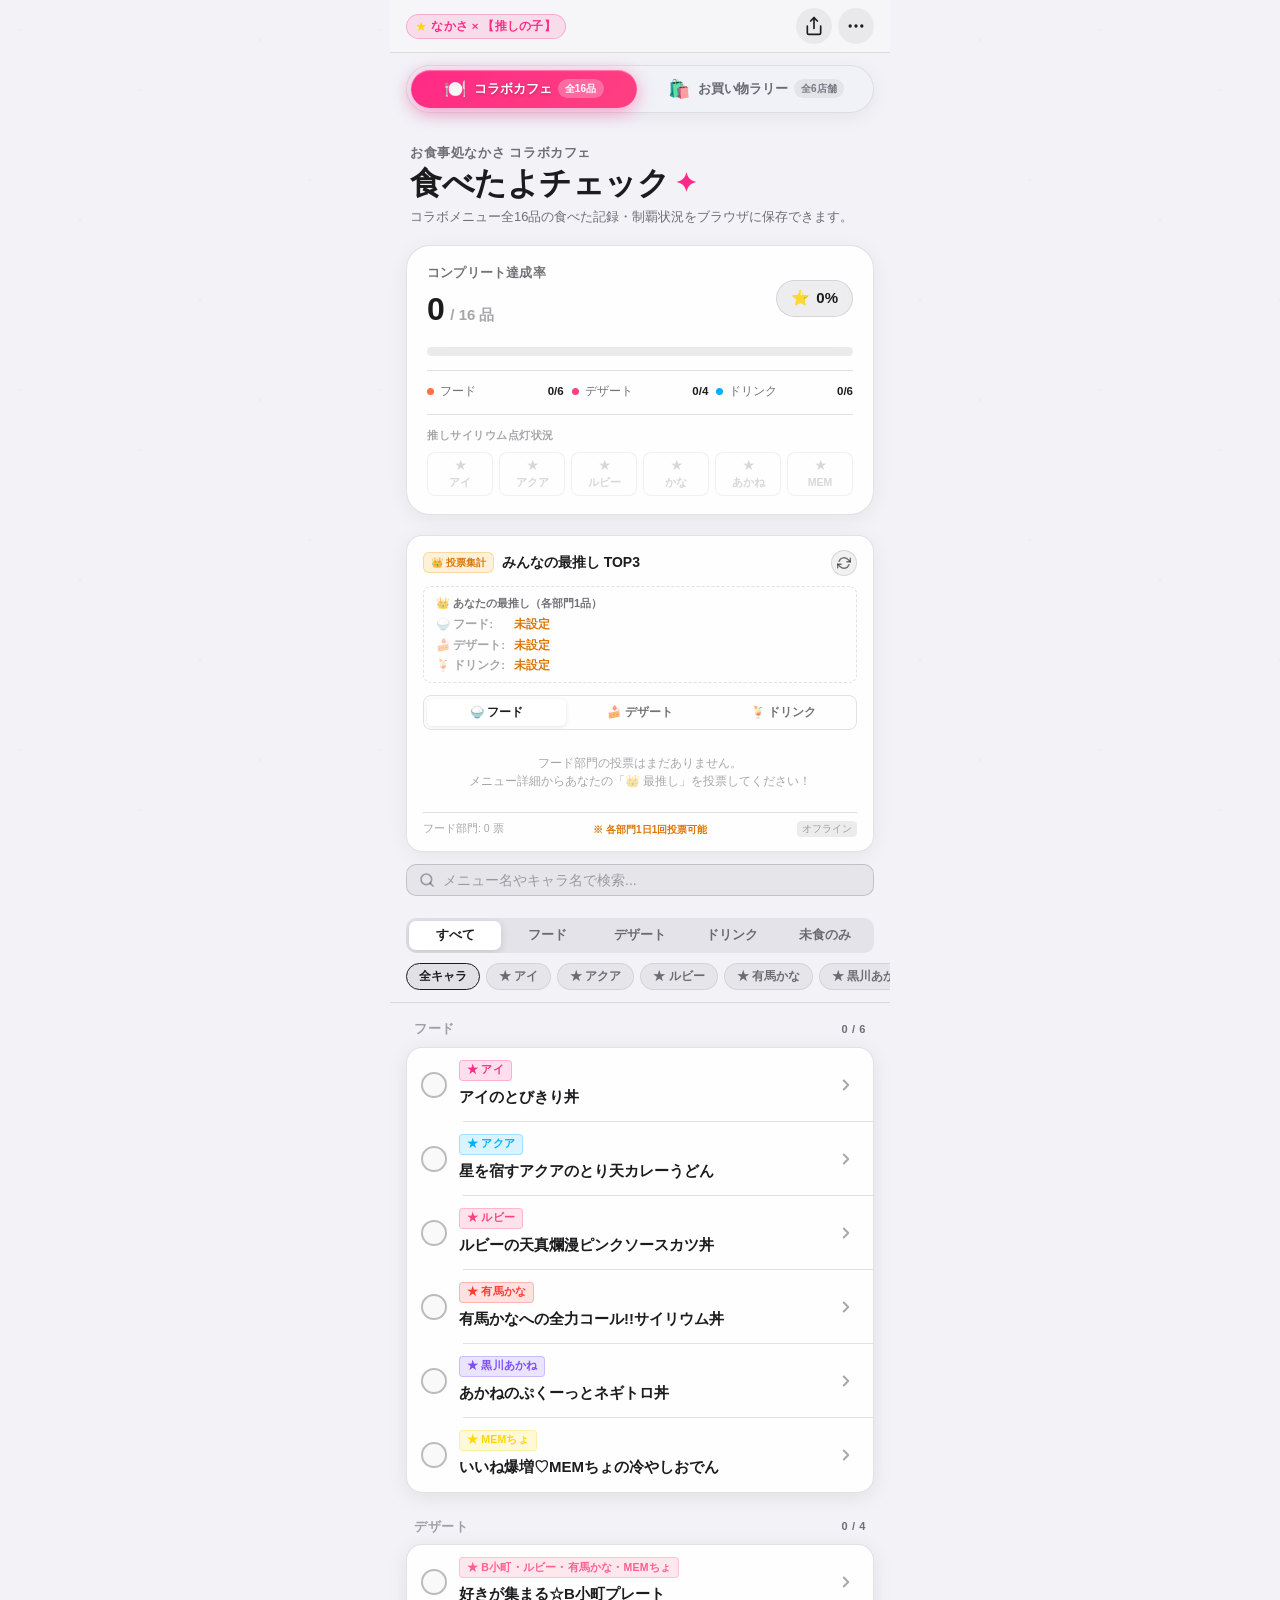
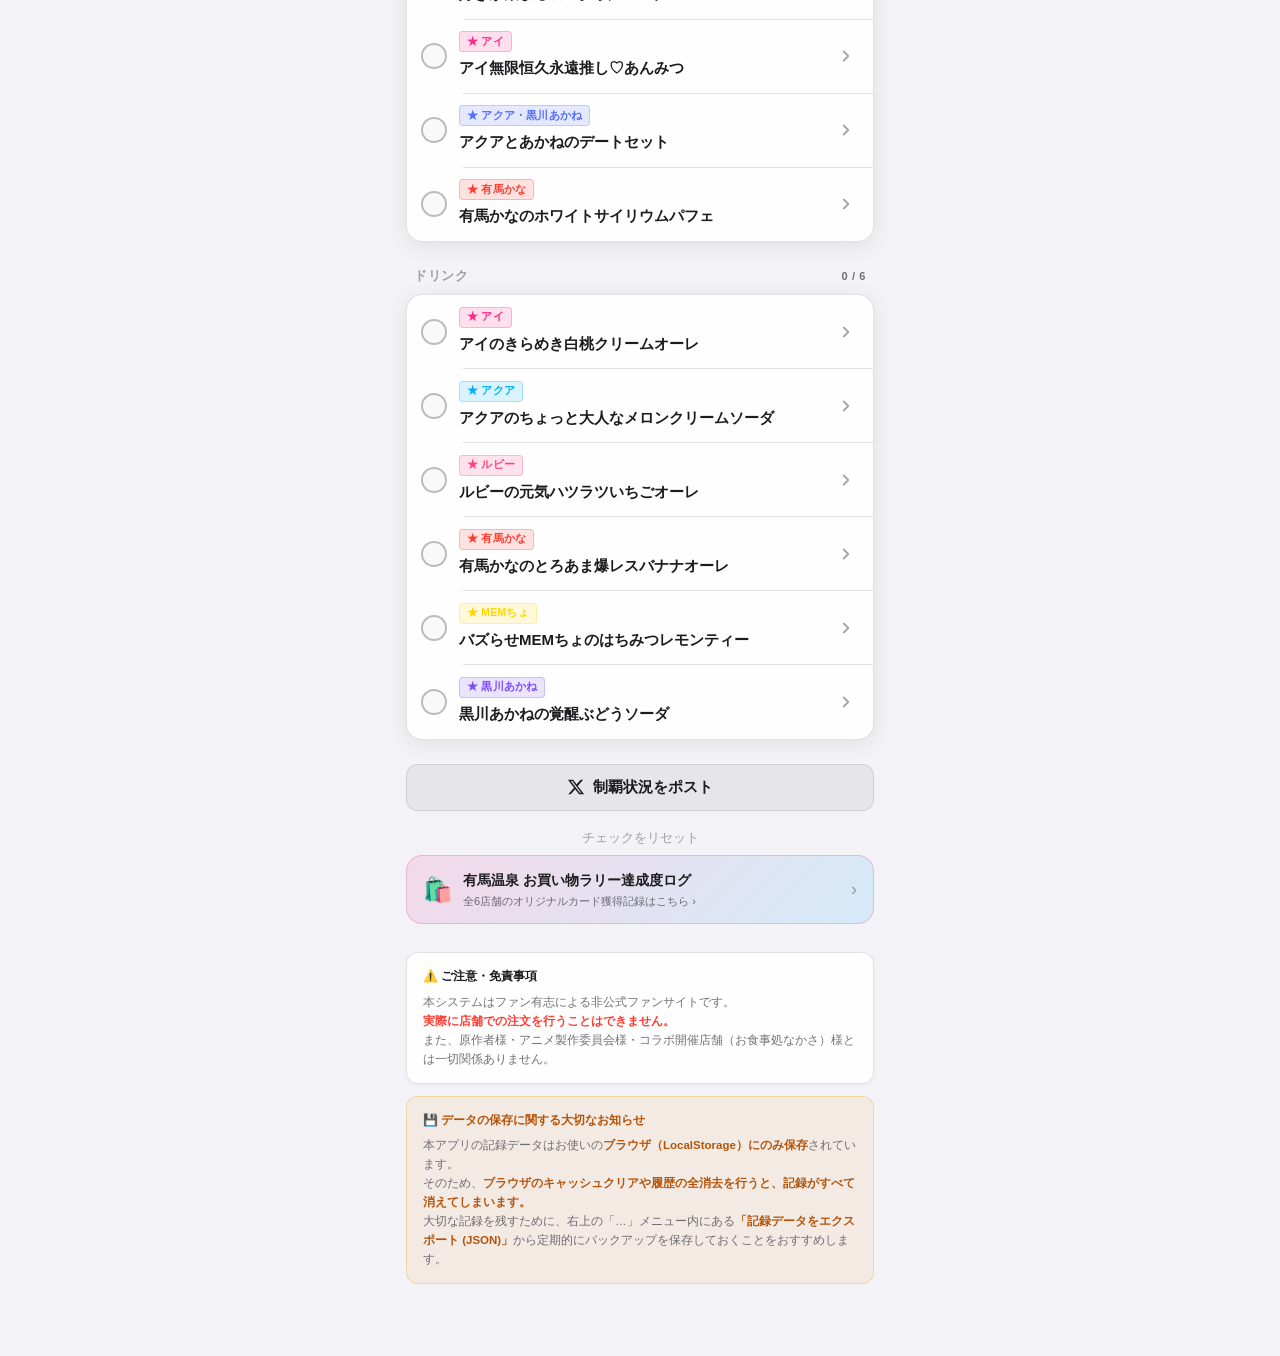
<file: index.html>
<!DOCTYPE html>
<html lang="ja">
<head>
  <meta charset="UTF-8">
  <meta name="viewport" content="width=device-width, initial-scale=1.0, maximum-scale=1.0, user-scalable=no, viewport-fit=cover">
  <meta name="apple-mobile-web-app-capable" content="yes">
  <meta name="apple-mobile-web-app-status-bar-style" content="black-translucent">
  <meta name="apple-mobile-web-app-title" content="推しの子×なかさ">
  <meta name="theme-color" content="#12131f">
  <title>【推しの子】× お食事処なかさ コラボ飯ログ</title>
  
  <!-- Favicon / Icons / PWA -->
  <link rel="icon" href="data:image/svg+xml,<svg xmlns=%22http://www.w3.org/2000/svg%22 viewBox=%220 0 100 100%22><text y=%22.9em%22 font-size=%2290%22>⭐</text></svg>">
  <link rel="manifest" href="manifest.json">
  <link rel="stylesheet" href="style.css">

</head>
<body>
  <!-- Background Stars -->
  <div class="bg-stars" id="bgStars"></div>

  <!-- iOS App Container -->
  <div class="app-container">
    
    <!-- iOS Navigation Bar (Sticky with blur) -->
    <header class="ios-navbar" id="navbar">
      <div class="navbar-content">
        <div class="navbar-left">
          <span class="collab-badge">
            <span class="star-icon">★</span> なかさ × 【推しの子】
          </span>
        </div>
        <div class="navbar-center" id="navTitle">
          コラボ飯ログ
        </div>
        <div class="navbar-right">
          <button type="button" class="nav-icon-btn" id="shareBtn" aria-label="シェア">
            <svg width="20" height="20" viewBox="0 0 24 24" fill="none" stroke="currentColor" stroke-width="2" stroke-linecap="round" stroke-linejoin="round">
              <path d="M4 12v8a2 2 0 0 0 2 2h12a2 2 0 0 0 2-2v-8"/>
              <polyline points="16 6 12 2 8 6"/>
              <line x1="12" y1="2" x2="12" y2="15"/>
            </svg>
          </button>
          <button type="button" class="nav-icon-btn" id="menuSettingsBtn" aria-label="設定">
            <svg width="20" height="20" viewBox="0 0 24 24" fill="none" stroke="currentColor" stroke-width="2" stroke-linecap="round" stroke-linejoin="round">
              <circle cx="12" cy="12" r="1"/>
              <circle cx="19" cy="12" r="1"/>
              <circle cx="5" cy="12" r="1"/>
            </svg>
          </button>
        </div>
      </div>
    </header>

    <!-- Scrollable Main Content -->
    <main class="main-content" id="mainContent">

      <!-- Navigation Switcher (コラボカフェ ⇔ お買い物ラリー) -->
      <div class="event-nav-container">
        <nav class="event-nav-switcher" aria-label="イベント切替">
          <a href="index.html" class="event-nav-tab tab-cafe active">
            <span class="tab-icon">🍽️</span>
            <div class="tab-info">
              <span class="tab-name">コラボカフェ</span>
              <span class="tab-badge">全16品</span>
            </div>
          </a>
          <a href="rally.html" class="event-nav-tab tab-rally">
            <span class="tab-icon">🛍️</span>
            <div class="tab-info">
              <span class="tab-name">お買い物ラリー</span>
              <span class="tab-badge">全6店舗</span>
            </div>
          </a>
        </nav>
      </div>
      
      <!-- iOS Large Title Section -->
      <section class="large-title-section">
        <div class="sub-headline">お食事処なかさ コラボカフェ</div>
        <h1 class="large-title">
          <span>食べたよチェック</span>
          <span class="eye-star">✦</span>
        </h1>
        <p class="desc-text">コラボメニュー全16品の食べた記録・制覇状況をブラウザに保存できます。</p>
      </section>

      <!-- Overall Progress Card (iOS Inset Card Style) -->
      <section class="progress-card">
        <div class="progress-card-header">
          <div class="progress-info">
            <div class="progress-label-row">
              <span class="progress-label" id="progressLabel">コンプリート達成率</span>
              <div class="lap-pill-group" id="lapPillGroup" style="display: none;">
                <!-- Dynamically generated by app.js -->
              </div>
            </div>
            <div class="progress-numbers">
              <span class="eaten-count" id="eatenCount">0</span>
              <span class="total-count">/ 16 品</span>
            </div>
          </div>
          <div class="progress-badge-wrapper">
            <div class="trophy-badge" id="trophyBadge">
              <span class="trophy-icon">⭐</span>
              <span class="trophy-percent" id="trophyPercent">0%</span>
            </div>
          </div>
        </div>

        <div class="progress-track">
          <div class="progress-fill" id="progressFill" style="width: 0%;"></div>
        </div>

        <!-- Category Mini Progress -->
        <div class="category-breakdown">
          <div class="breakdown-item" data-cat="food">
            <span class="cat-dot dot-food"></span>
            <span class="cat-name">フード</span>
            <span class="cat-stat" id="statFood">0/6</span>
          </div>
          <div class="breakdown-item" data-cat="dessert">
            <span class="cat-dot dot-dessert"></span>
            <span class="cat-name">デザート</span>
            <span class="cat-stat" id="statDessert">0/4</span>
          </div>
          <div class="breakdown-item" data-cat="drink">
            <span class="cat-dot dot-drink"></span>
            <span class="cat-name">ドリンク</span>
            <span class="cat-stat" id="statDrink">0/6</span>
          </div>
        </div>

        <!-- Live Cyalume (Penlight) Lights Indicator -->
        <div class="cyalume-shelf" id="cyalumeShelf">
          <span class="cyalume-title">推しサイリウム点灯状況</span>
          <div class="cyalume-lights">
            <span class="cyalume-light light-ai" title="アイ" data-char="アイ"><span>★</span>アイ</span>
            <span class="cyalume-light light-aqua" title="アクア" data-char="アクア"><span>★</span>アクア</span>
            <span class="cyalume-light light-ruby" title="ルビー" data-char="ルビー"><span>★</span>ルビー</span>
            <span class="cyalume-light light-kana" title="有馬かな" data-char="有馬かな"><span>★</span>かな</span>
            <span class="cyalume-light light-akane" title="黒川あかね" data-char="黒川あかね"><span>★</span>あかね</span>
            <span class="cyalume-light light-mem" title="MEMちょ" data-char="MEMちょ"><span>★</span>MEM</span>
          </div>
        </div>
      </section>

      <!-- Favorite Ranking & Stats Section (Cloudflare Workers) -->
      <section class="ranking-card" id="rankingCard">
        <div class="ranking-header">
          <div class="ranking-title-area">
            <span class="ranking-badge">👑 投票集計</span>
            <h3 class="ranking-heading">みんなの最推し TOP3</h3>
          </div>
          <button type="button" class="ranking-reload-btn" id="reloadRankingBtn" aria-label="更新" title="最新の統計を再読み込み">
            <svg width="14" height="14" viewBox="0 0 24 24" fill="none" stroke="currentColor" stroke-width="2.5" stroke-linecap="round" stroke-linejoin="round">
              <polyline points="23 4 23 10 17 10"></polyline>
              <polyline points="1 20 1 14 7 14"></polyline>
              <path d="M3.51 9a9 9 0 0 1 14.85-3.36L23 10M1 14l4.64 4.36A9 9 0 0 0 20.49 15"></path>
            </svg>
          </button>
        </div>

        <div class="my-favorite-box" id="myFavoriteBox">
          <div class="my-fav-header">
            <span class="my-fav-title">👑 あなたの最推し（各部門1品）</span>
          </div>
          <div class="my-fav-grid">
            <div class="my-fav-item">
              <span class="my-fav-cat">🍚 フード:</span>
              <span class="my-fav-val" id="myFavFood">未設定</span>
            </div>
            <div class="my-fav-item">
              <span class="my-fav-cat">🍰 デザート:</span>
              <span class="my-fav-val" id="myFavDessert">未設定</span>
            </div>
            <div class="my-fav-item">
              <span class="my-fav-cat">🍹 ドリンク:</span>
              <span class="my-fav-val" id="myFavDrink">未設定</span>
            </div>
          </div>
        </div>

        <!-- Ranking Department Tabs -->
        <div class="ranking-tabs" id="rankingTabs">
          <button type="button" class="ranking-tab-btn active" data-ranking-cat="food">🍚 フード</button>
          <button type="button" class="ranking-tab-btn" data-ranking-cat="dessert">🍰 デザート</button>
          <button type="button" class="ranking-tab-btn" data-ranking-cat="drink">🍹 ドリンク</button>
        </div>

        <div class="ranking-list" id="rankingList">
          <!-- Rendered dynamically by app.js -->
        </div>
        <div class="ranking-footer-meta" id="rankingMeta">
          <span id="rankingTotalVotes">部門投票数: 0 票</span>
          <span class="ranking-rule-note">※ 各部門1日1回投票可能</span>
          <span id="rankingStatusBadge" class="ranking-status-badge">集計中</span>
        </div>
      </section>

      <!-- iOS Search Bar -->
      <div class="ios-search-container">
        <div class="ios-search-box">
          <svg class="search-icon" width="16" height="16" viewBox="0 0 24 24" fill="none" stroke="currentColor" stroke-width="2.5" stroke-linecap="round" stroke-linejoin="round">
            <circle cx="11" cy="11" r="8"></circle>
            <line x1="21" y1="21" x2="16.65" y2="16.65"></line>
          </svg>
          <input type="text" id="searchInput" class="ios-search-input" placeholder="メニュー名やキャラ名で検索..." autocomplete="off">
          <button type="button" id="searchClearBtn" class="search-clear-btn" aria-label="クリア" style="display: none;">✕</button>
        </div>
      </div>

      <!-- iOS Segmented Control (Category Switcher) -->
      <div class="sticky-controls" id="stickyControls">
        <div class="ios-segmented-control" role="tablist">
          <button type="button" class="segment-btn active" data-filter="all" role="tab">すべて</button>
          <button type="button" class="segment-btn" data-filter="food" role="tab">フード</button>
          <button type="button" class="segment-btn" data-filter="dessert" role="tab">デザート</button>
          <button type="button" class="segment-btn" data-filter="drink" role="tab">ドリンク</button>
          <button type="button" class="segment-btn" data-filter="uneaten" role="tab">未食のみ</button>
        </div>

        <!-- Character Filter Pills (Horizontal Scroll) -->
        <div class="char-filter-wrapper">
          <div class="char-filter-scroll" id="charFilterScroll">
            <button type="button" class="char-pill active" data-char="all">全キャラ</button>
            <button type="button" class="char-pill pill-ai" data-char="アイ">★ アイ</button>
            <button type="button" class="char-pill pill-aqua" data-char="アクア">★ アクア</button>
            <button type="button" class="char-pill pill-ruby" data-char="ルビー">★ ルビー</button>
            <button type="button" class="char-pill pill-kana" data-char="有馬かな">★ 有馬かな</button>
            <button type="button" class="char-pill pill-akane" data-char="黒川あかね">★ 黒川あかね</button>
            <button type="button" class="char-pill pill-mem" data-char="MEMちょ">★ MEMちょ</button>
            <button type="button" class="char-pill pill-bkomachi" data-char="B小町">★ B小町</button>
          </div>
        </div>
      </div>

      <!-- Menu Items List (iOS Inset Grouped Table View) -->
      <section class="menu-sections-container" id="menuSectionsContainer">
        <!-- Rendered dynamically by app.js -->
      </section>

      <!-- Empty State -->
      <div class="empty-state" id="emptyState" style="display: none;">
        <div class="empty-icon">🍽️</div>
        <div class="empty-text">該当するメニューがありません</div>
      </div>

      <!-- Quick Action Buttons Footer -->
      <div class="footer-actions">
        <button type="button" class="ios-btn-secondary" id="shareResultBtn">
          <svg width="18" height="18" viewBox="0 0 24 24" fill="currentColor">
            <path d="M18.244 2.25h3.308l-7.227 8.26 8.502 11.24H16.17l-5.214-6.817L4.99 21.75H1.68l7.73-8.835L1.254 2.25H8.08l4.713 6.231zm-1.161 17.52h1.833L7.084 4.126H5.117z"/>
          </svg>
          制覇状況をポスト
        </button>
        <button type="button" class="ios-btn-text" id="resetConfirmBtn">
          チェックをリセット
        </button>
      </div>

      <!-- Cross Link Banner (お買い物ラリーへの誘導) -->
      <a href="rally.html" class="rally-cross-banner">
        <div class="cross-banner-left">
          <span class="cross-banner-icon">🛍️</span>
          <div>
            <div class="cross-banner-title">有馬温泉 お買い物ラリー達成度ログ</div>
            <div class="cross-banner-sub">全6店舗のオリジナルカード獲得記録はこちら ›</div>
          </div>
        </div>
        <span class="cross-banner-arrow">›</span>
      </a>

      <footer class="app-footer">
        <div class="disclaimer-box">
          <p class="disclaimer-title">⚠️ ご注意・免責事項</p>
          <p class="disclaimer-text">
            本システムはファン有志による非公式ファンサイトです。<br>
            <strong>実際に店舗での注文を行うことはできません。</strong><br>
            また、原作者様・アニメ製作委員会様・コラボ開催店舗（お食事処なかさ）様とは一切関係ありません。
          </p>
        </div>
        <div class="storage-warning-box">
          <p class="storage-warning-title">💾 データの保存に関する大切なお知らせ</p>
          <p class="storage-warning-text">
            本アプリの記録データはお使いの<strong>ブラウザ（LocalStorage）にのみ保存</strong>されています。<br>
            そのため、<strong>ブラウザのキャッシュクリアや履歴の全消去を行うと、記録がすべて消えてしまいます。</strong><br>
            大切な記録を残すために、右上の「…」メニュー内にある<strong>「記録データをエクスポート (JSON)」</strong>から定期的にバックアップを保存しておくことをおすすめします。
          </p>
        </div>
      </footer>
    </main>

    <!-- Bottom Sheet Modal (Detail & Note) -->
    <div class="modal-backdrop" id="bottomSheetBackdrop">
      <div class="ios-bottom-sheet" id="bottomSheet">
        <!-- Pull bar -->
        <div class="sheet-pull-bar"></div>
        
        <div class="sheet-header">
          <div class="sheet-meta">
            <span class="sheet-char-badge" id="sheetCharBadge">アイ</span>
            <span class="sheet-category-badge" id="sheetCatBadge">フード</span>
          </div>
          <h2 class="sheet-title" id="sheetTitle">メニュー名</h2>
          <button type="button" class="sheet-close-btn" id="sheetCloseBtn" aria-label="閉じる">✕</button>
        </div>

        <div class="sheet-body">
          <!-- Eaten Status Switch -->
          <div class="sheet-section ios-cell-group">
            <div class="ios-cell">
              <span class="cell-label">食べた！</span>
              <label class="ios-switch">
                <input type="checkbox" id="sheetCheckInput">
                <span class="switch-slider"></span>
              </label>
            </div>
          </div>

          <!-- Visit History Section (複数回訪問対応) -->
          <div class="sheet-section history-section-box" id="historySection">
            <div class="history-section-header">
              <span class="section-label">📅 訪問・喫食履歴</span>
              <span class="history-total-badge" id="historyTotalBadge">合計 0杯/皿</span>
            </div>
            <div class="history-list" id="historyList">
              <!-- Dynamically rendered rows: Date picker + Stepper + Delete button -->
            </div>
            <button type="button" class="add-history-btn" id="addHistoryBtn">
              <svg width="15" height="15" viewBox="0 0 24 24" fill="none" stroke="currentColor" stroke-width="2.5" stroke-linecap="round" stroke-linejoin="round">
                <line x1="12" y1="5" x2="12" y2="19"></line>
                <line x1="5" y1="12" x2="19" y2="12"></line>
              </svg>
              訪問日・杯数を追加
            </button>
          </div>

          <!-- Favorite Section (最推し設定) -->
          <div class="sheet-section ios-cell-group">
            <div class="ios-cell cell-favorite">
              <div class="cell-label-group">
                <span class="cell-label" id="sheetFavoriteLabel">👑 最推しに設定</span>
                <span class="cell-sublabel" id="sheetFavoriteSublabel">この部門のお気に入りメニュー（1日1回限定）</span>
              </div>
              <label class="ios-switch">
                <input type="checkbox" id="sheetFavoriteInput">
                <span class="switch-slider switch-slider-gold"></span>
              </label>
            </div>
            <div class="cell-notice-box">
              <span class="cell-notice-text" id="sheetFavoriteNotice">※ 最推し投票は各部門1日1回のみ選択・変更できます。</span>
            </div>
          </div>

          <!-- Note / Review Section -->
          <div class="sheet-section">
            <label class="section-label" for="sheetMemoInput">感想・推しポイントメモ</label>
            <textarea id="sheetMemoInput" class="ios-textarea" placeholder="例: 見た目もかわいくて大満足！特典コースターもゲット★" rows="3"></textarea>
          </div>

          <!-- Action Buttons -->
          <div class="sheet-actions">
            <button type="button" class="ios-btn-primary" id="saveSheetBtn">保存する</button>
          </div>
        </div>
      </div>
    </div>

    <!-- Settings / Data Modal -->
    <div class="modal-backdrop" id="settingsModalBackdrop">
      <div class="ios-bottom-sheet" id="settingsModal">
        <div class="sheet-pull-bar"></div>
        <div class="sheet-header">
          <h2 class="sheet-title">データ管理 & バックアップ</h2>
          <button type="button" class="sheet-close-btn" id="settingsCloseBtn">✕</button>
        </div>
        <div class="sheet-body">
          <!-- Appearance / Theme Section -->
          <div class="ios-cell-group">
            <div class="ios-cell">
              <span class="cell-label">外観テーマ</span>
              <div class="theme-selector" id="themeSelector">
                <button type="button" class="theme-btn active" data-theme="auto">端末連動</button>
                <button type="button" class="theme-btn" data-theme="light">ライト</button>
                <button type="button" class="theme-btn" data-theme="dark">ダーク</button>
              </div>
            </div>
          <!-- Cache Clear Warning Card -->
          <div class="modal-warning-card">
            <div class="warning-icon-area">⚠️</div>
            <div class="warning-content">
              <strong class="warning-title">キャッシュ・履歴消去にご注意</strong>
              <p class="warning-desc">記録はお使いのブラウザ（端末内）にのみ保存されています。ブラウザのキャッシュクリアや履歴消去を行うとデータがすべて消えるため、定期的に「エクスポート」でバックアップを保存してください。</p>
            </div>
          </div>

          <div class="ios-cell-group">
            <div class="ios-cell interactive-cell" id="exportDataBtn">
              <span class="cell-label">記録データをエクスポート (JSON)</span>
              <span class="cell-chevron">›</span>
            </div>
            <label class="ios-cell interactive-cell" for="importFile">
              <span class="cell-label">記録データをインポート</span>
              <input type="file" id="importFile" accept=".json" style="display: none;">
              <span class="cell-chevron">›</span>
            </label>
            <div class="ios-cell interactive-cell text-danger" id="dangerResetBtn">
              <span class="cell-label">すべての記録を初期化</span>
              <span class="cell-chevron">›</span>
            </div>
          </div>
          <div class="help-text">
            機種変更時やお使いのブラウザをクリアする際は、事前に「エクスポート」で保存しておくことをおすすめします。
          </div>

          <div class="modal-disclaimer">
            <p><strong>【非公式ファンサイトについて】</strong></p>
            <p>本システムは個人ファンによる非公式の記録ツールです。店頭での実際の注文を行うことはできません。原作公式・アニメ製作委員会・コラボ開催店舗（お食事処なかさ）様とは一切関係ありません。</p>
          </div>
        </div>
      </div>
    </div>

    <!-- Complete Toast / Celebration Banner -->
    <div class="complete-toast" id="completeToast">
      <div class="toast-star">🌟</div>
      <div class="toast-content">
        <div class="toast-title">全品制覇おめでとうございます！！</div>
        <div class="toast-desc">なかさ×推しの子 コラボメニューをすべてコンプリートしました！</div>
      </div>
    </div>

  </div>

  <script src="app.js"></script>
</body>
</html>
</file>
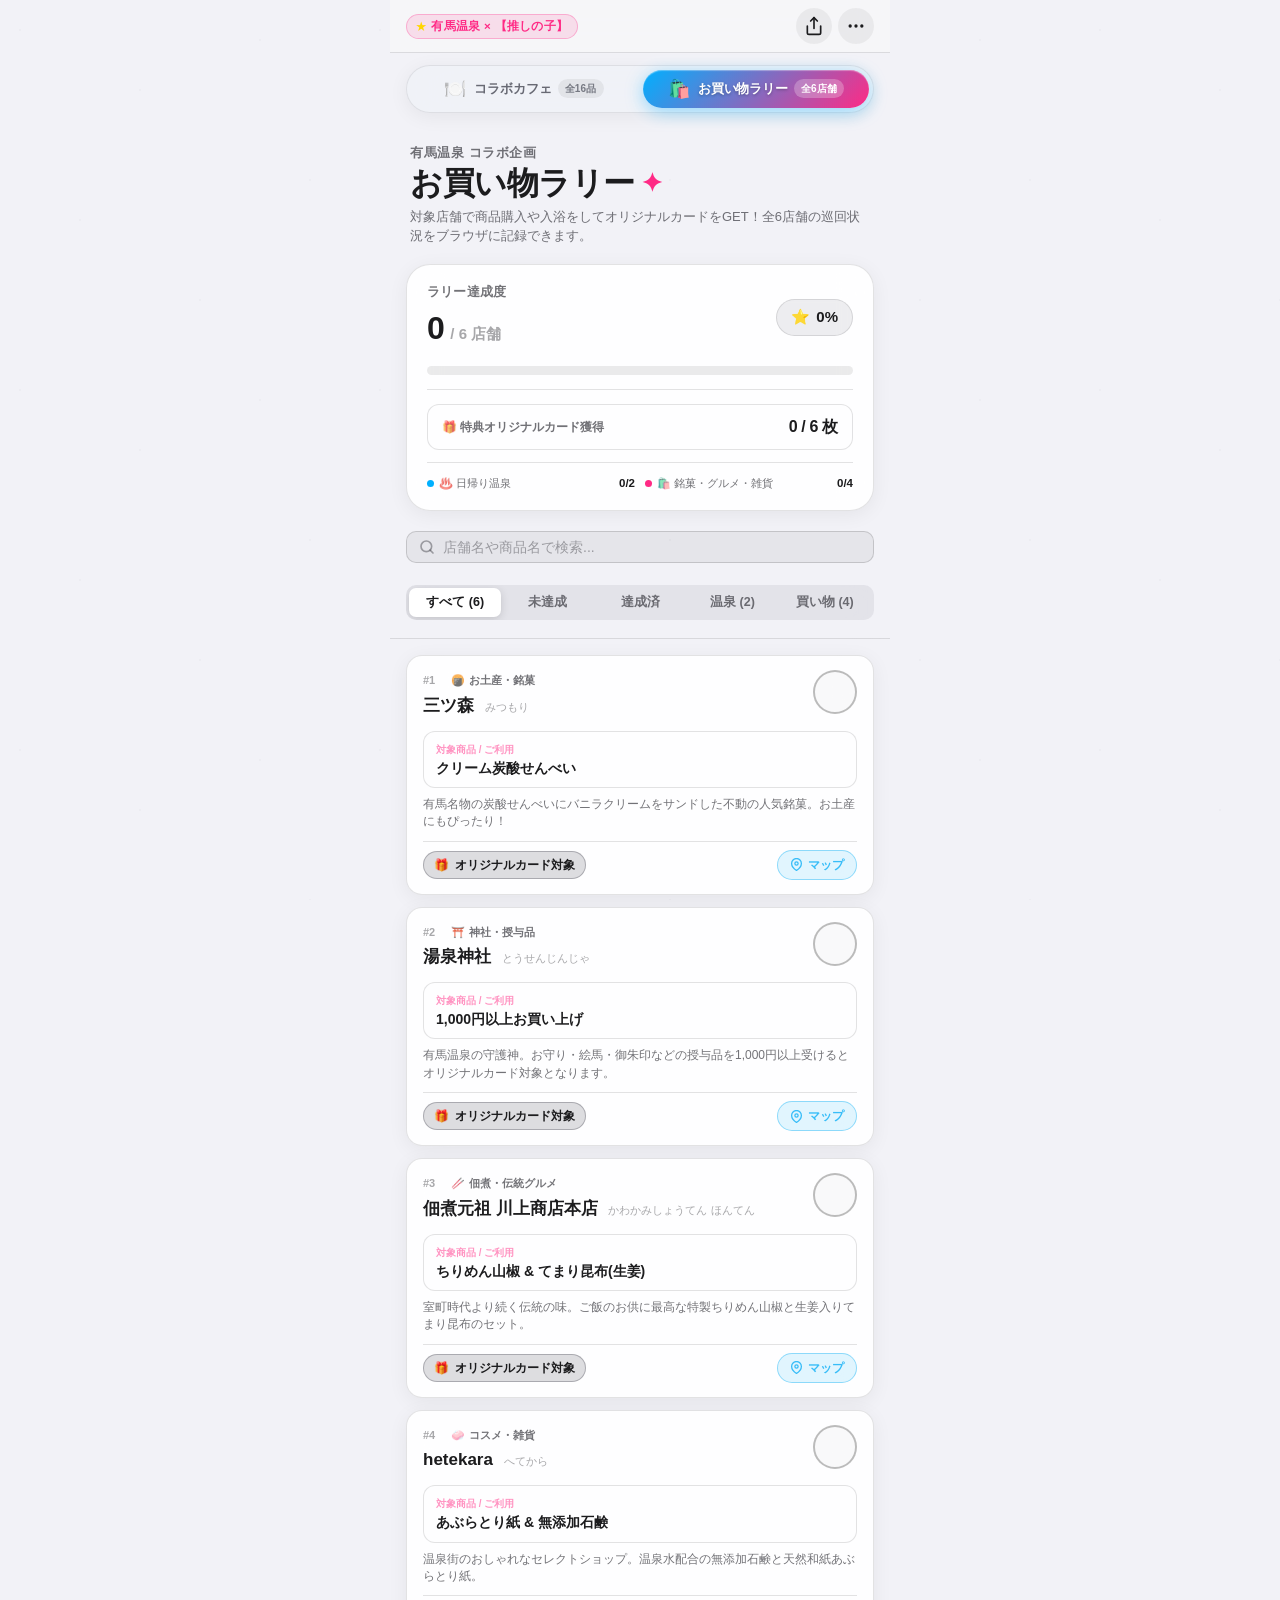
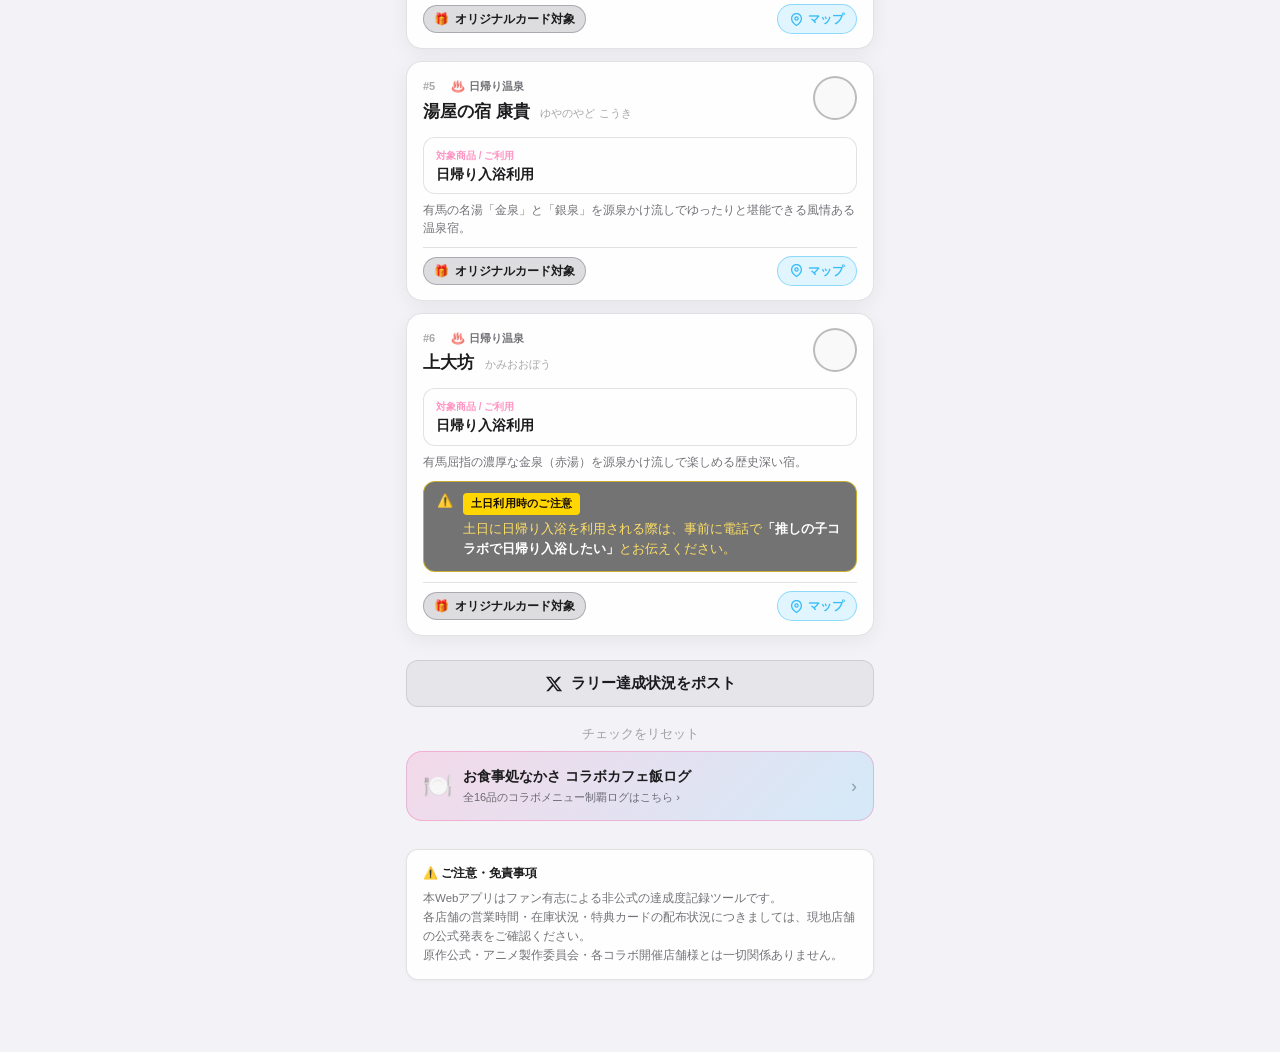
<file: rally.html>
<!DOCTYPE html>
<html lang="ja">
<head>
  <meta charset="UTF-8">
  <meta name="viewport" content="width=device-width, initial-scale=1.0, maximum-scale=1.0, user-scalable=no, viewport-fit=cover">
  <meta name="apple-mobile-web-app-capable" content="yes">
  <meta name="apple-mobile-web-app-status-bar-style" content="black-translucent">
  <meta name="apple-mobile-web-app-title" content="推しの子ラリー">
  <meta name="theme-color" content="#12131f">
  <title>【推しの子】× 有馬温泉 お買い物ラリー達成度ログ</title>

  <!-- OGP / Meta -->
  <meta name="description" content="【推しの子】× 有馬温泉 お買い物ラリーの達成度・オリジナルカード獲得状況・利用金額を記録できるWebアプリです。">
  <meta property="og:title" content="【推しの子】× 有馬温泉 お買い物ラリー達成度ログ">
  <meta property="og:description" content="有馬温泉の各店舗を巡ってオリジナルカードをコンプリートしよう！達成度を記録・シェアできます。">
  <meta property="og:type" content="website">
  <meta name="twitter:card" content="summary_large_image">
  
  <!-- Favicon / Icons -->
  <link rel="icon" href="data:image/svg+xml,<svg xmlns=%22http://www.w3.org/2000/svg%22 viewBox=%220 0 100 100%22><text y=%22.9em%22 font-size=%2290%22>🛍️</text></svg>">
  <link rel="stylesheet" href="style.css">
  <link rel="stylesheet" href="rally.css">
</head>
<body>
  <!-- Background Stars -->
  <div class="bg-stars" id="bgStars"></div>

  <!-- iOS App Container -->
  <div class="app-container">
    
    <!-- iOS Navigation Bar (Sticky with blur) -->
    <header class="ios-navbar" id="navbar">
      <div class="navbar-content">
        <div class="navbar-left">
          <span class="collab-badge">
            <span class="star-icon">★</span> 有馬温泉 × 【推しの子】
          </span>
        </div>
        <div class="navbar-center" id="navTitle">
          お買い物ラリー
        </div>
        <div class="navbar-right">
          <button type="button" class="nav-icon-btn" id="shareBtn" aria-label="シェア" title="達成度をシェア">
            <svg width="20" height="20" viewBox="0 0 24 24" fill="none" stroke="currentColor" stroke-width="2" stroke-linecap="round" stroke-linejoin="round">
              <path d="M4 12v8a2 2 0 0 0 2 2h12a2 2 0 0 0 2-2v-8"/>
              <polyline points="16 6 12 2 8 6"/>
              <line x1="12" y1="2" x2="12" y2="15"/>
            </svg>
          </button>
          <button type="button" class="nav-icon-btn" id="menuSettingsBtn" aria-label="設定" title="データ管理">
            <svg width="20" height="20" viewBox="0 0 24 24" fill="none" stroke="currentColor" stroke-width="2" stroke-linecap="round" stroke-linejoin="round">
              <circle cx="12" cy="12" r="1"/>
              <circle cx="19" cy="12" r="1"/>
              <circle cx="5" cy="12" r="1"/>
            </svg>
          </button>
        </div>
      </div>
    </header>

    <!-- Scrollable Main Content -->
    <main class="main-content" id="mainContent">

      <!-- Navigation Switcher (コラボカフェ ⇔ お買い物ラリー) -->
      <div class="event-nav-container">
        <nav class="event-nav-switcher" aria-label="イベント切替">
          <a href="index.html" class="event-nav-tab tab-cafe">
            <span class="tab-icon">🍽️</span>
            <div class="tab-info">
              <span class="tab-name">コラボカフェ</span>
              <span class="tab-badge">全16品</span>
            </div>
          </a>
          <a href="rally.html" class="event-nav-tab tab-rally active">
            <span class="tab-icon">🛍️</span>
            <div class="tab-info">
              <span class="tab-name">お買い物ラリー</span>
              <span class="tab-badge">全6店舗</span>
            </div>
          </a>
        </nav>
      </div>
      
      <!-- iOS Large Title Section -->
      <section class="large-title-section">
        <div class="sub-headline">有馬温泉 コラボ企画</div>
        <h1 class="large-title">
          <span>お買い物ラリー</span>
          <span class="eye-star">✦</span>
        </h1>
        <p class="desc-text">対象店舗で商品購入や入浴をしてオリジナルカードをGET！全6店舗の巡回状況をブラウザに記録できます。</p>
      </section>

      <!-- Overall Progress Card -->
      <section class="progress-card">
        <div class="progress-card-header">
          <div class="progress-info">
            <div class="progress-label-row">
              <span class="progress-label" id="progressLabel">ラリー達成度</span>
              <div class="lap-pill-group" id="lapPillGroup" style="display: none;">
                <!-- Dynamically generated by rally.js -->
              </div>
            </div>
            <div class="progress-numbers">
              <span class="eaten-count" id="completedCount">0</span>
              <span class="total-count">/ 6 店舗</span>
            </div>
          </div>
          <div class="progress-badge-wrapper">
            <div class="trophy-badge" id="trophyBadge">
              <span class="trophy-icon">⭐</span>
              <span class="trophy-percent" id="trophyPercent">0%</span>
            </div>
          </div>
        </div>

        <div class="progress-track">
          <div class="progress-fill" id="progressFill" style="width: 0%;"></div>
        </div>

        <!-- Extra Stats Row (カード獲得状況) -->
        <div class="rally-summary-grid">
          <div class="rally-summary-box">
            <span class="rally-box-label">🎁 特典オリジナルカード獲得</span>
            <span class="rally-box-val" id="cardCount">0 / 6 枚</span>
          </div>
        </div>

        <!-- Category Mini Breakdown -->
        <div class="category-breakdown" style="margin-top: 12px;">
          <div class="breakdown-item" data-cat="onsen">
            <span class="cat-dot" style="background: #00b0ff;"></span>
            <span class="cat-name">♨️ 日帰り温泉</span>
            <span class="cat-stat" id="statOnsen">0/2</span>
          </div>
          <div class="breakdown-item" data-cat="shop">
            <span class="cat-dot" style="background: #ff2a85;"></span>
            <span class="cat-name">🛍️ 銘菓・グルメ・雑貨</span>
            <span class="cat-stat" id="statShop">0/4</span>
          </div>
        </div>
      </section>

      <!-- iOS Search Bar -->
      <div class="ios-search-container">
        <div class="ios-search-box">
          <svg class="search-icon" width="16" height="16" viewBox="0 0 24 24" fill="none" stroke="currentColor" stroke-width="2.5" stroke-linecap="round" stroke-linejoin="round">
            <circle cx="11" cy="11" r="8"></circle>
            <line x1="21" y1="21" x2="16.65" y2="16.65"></line>
          </svg>
          <input type="text" id="searchInput" class="ios-search-input" placeholder="店舗名や商品名で検索..." autocomplete="off">
          <button type="button" id="searchClearBtn" class="search-clear-btn" aria-label="クリア" style="display: none;">✕</button>
        </div>
      </div>

      <!-- Segmented Control (Category Switcher) -->
      <div class="sticky-controls" id="stickyControls">
        <div class="ios-segmented-control" role="tablist">
          <button type="button" class="segment-btn active" data-filter="all" role="tab">すべて (6)</button>
          <button type="button" class="segment-btn" data-filter="uncompleted" role="tab">未達成</button>
          <button type="button" class="segment-btn" data-filter="completed" role="tab">達成済</button>
          <button type="button" class="segment-btn" data-filter="onsen" role="tab">温泉 (2)</button>
          <button type="button" class="segment-btn" data-filter="shop" role="tab">買い物 (4)</button>
        </div>
      </div>

      <!-- Rally Spots List Container -->
      <section class="rally-spots-list" id="spotsContainer" aria-label="お買い物ラリー対象店舗一覧">
        <!-- Rendered dynamically by rally.js -->
      </section>

      <!-- Empty State -->
      <div class="empty-state" id="emptyState" style="display: none;">
        <div class="empty-icon">🛍️</div>
        <div class="empty-text">該当する店舗・商品がありません</div>
      </div>

      <!-- Quick Action Buttons Footer -->
      <div class="footer-actions">
        <button type="button" class="ios-btn-secondary" id="shareResultBtn">
          <svg width="18" height="18" viewBox="0 0 24 24" fill="currentColor">
            <path d="M18.244 2.25h3.308l-7.227 8.26 8.502 11.24H16.17l-5.214-6.817L4.99 21.75H1.68l7.73-8.835L1.254 2.25H8.08l4.713 6.231zm-1.161 17.52h1.833L7.084 4.126H5.117z"/>
          </svg>
          ラリー達成状況をポスト
        </button>
        <button type="button" class="ios-btn-text" id="resetConfirmBtn">
          チェックをリセット
        </button>
      </div>

      <!-- Cross Link Banner (カフェへの誘導) -->
      <a href="index.html" class="rally-cross-banner">
        <div class="cross-banner-left">
          <span class="cross-banner-icon">🍽️</span>
          <div>
            <div class="cross-banner-title">お食事処なかさ コラボカフェ飯ログ</div>
            <div class="cross-banner-sub">全16品のコラボメニュー制覇ログはこちら ›</div>
          </div>
        </div>
        <span class="cross-banner-arrow">›</span>
      </a>

      <!-- Footer Disclaimer -->
      <footer class="app-footer">
        <div class="disclaimer-box">
          <p class="disclaimer-title">⚠️ ご注意・免責事項</p>
          <p class="disclaimer-text">
            本Webアプリはファン有志による非公式の達成度記録ツールです。<br>
            各店舗の営業時間・在庫状況・特典カードの配布状況につきましては、現地店舗の公式発表をご確認ください。<br>
            原作公式・アニメ製作委員会・各コラボ開催店舗様とは一切関係ありません。
          </p>
        </div>
      </footer>

    </main>

    <!-- Settings / Data Modal -->
    <div class="modal-backdrop" id="settingsModalBackdrop">
      <div class="ios-bottom-sheet" id="settingsModal">
        <div class="sheet-pull-bar"></div>
        <div class="sheet-header">
          <h2 class="sheet-title">データ管理 & バックアップ</h2>
          <button type="button" class="sheet-close-btn" id="settingsCloseBtn" aria-label="閉じる">✕</button>
        </div>
        <div class="sheet-body">
          <!-- Appearance / Theme Section -->
          <div class="ios-cell-group">
            <div class="ios-cell">
              <span class="cell-label">外観テーマ</span>
              <div class="theme-selector" id="themeSelector">
                <button type="button" class="theme-btn active" data-theme="auto">端末連動</button>
                <button type="button" class="theme-btn" data-theme="light">ライト</button>
                <button type="button" class="theme-btn" data-theme="dark">ダーク</button>
              </div>
            </div>
          </div>

          <!-- Cache Clear Warning Card -->
          <div class="modal-warning-card">
            <div class="warning-icon-area">⚠️</div>
            <div class="warning-content">
              <strong class="warning-title">端末内にのみ安全保存</strong>
              <p class="warning-desc">記録はお使いのブラウザ（端末内）に保存されています。キャッシュクリアを行うと消去されるため、バックアップには「エクスポート」をご活用ください。</p>
            </div>
          </div>

          <div class="ios-cell-group">
            <div class="ios-cell interactive-cell" id="exportDataBtn">
              <span class="cell-label">記録データをエクスポート (JSON)</span>
              <span class="cell-chevron">›</span>
            </div>
            <label class="ios-cell interactive-cell" for="importFile">
              <span class="cell-label">記録データをインポート</span>
              <input type="file" id="importFile" accept=".json" style="display: none;">
              <span class="cell-chevron">›</span>
            </label>
            <div class="ios-cell interactive-cell text-danger" id="dangerResetBtn">
              <span class="cell-label">すべての記録を初期化</span>
              <span class="cell-chevron">›</span>
            </div>
          </div>

          <div class="modal-disclaimer">
            <p><strong>【非公式ファンサイトについて】</strong></p>
            <p>本システムは個人ファンによる非公式の達成度記録ツールです。原作公式・アニメ製作委員会・各コラボ開催店舗様とは一切関係ありません。</p>
          </div>
        </div>
      </div>
    </div>

    <!-- Complete Toast / Celebration Banner -->
    <div class="complete-toast" id="completeToast">
      <div class="toast-star">🌟</div>
      <div class="toast-content">
        <div class="toast-title">全6店舗コンプリート達成！！</div>
        <div class="toast-desc">有馬温泉お買い物ラリーをすべて制覇しました！オリジナルカード全種GETおめでとうございます！</div>
      </div>
    </div>

  </div>

  <script src="rally.js"></script>
</body>
</html>
</file>
<file: style.css>
/* ==========================================================================
   【推しの子】× お食事処なかさ コラボ飯ログ スタイルシート
   iOS Human Interface Guidelines × アイドル・スターライトテーマ
   ダークモード & ライトモード 自動連動 (prefers-color-scheme & data-theme)
   ========================================================================== */

/* --------------------------------------------------------------------------
   1. テーマ変数定義
   -------------------------------------------------------------------------- */
:root {
  /* Oshi no Ko Character Palette (Dark Mode Optimized) */
  --color-ai: #ff2a85;        /* アイ: マゼンタピンク */
  --color-ai-glow: rgba(255, 42, 133, 0.35);
  --color-aqua: #00b0ff;      /* アクア: シアンブルー */
  --color-aqua-glow: rgba(0, 176, 255, 0.3);
  --color-ruby: #ff4081;      /* ルビー: ルビーピンク */
  --color-ruby-glow: rgba(255, 64, 129, 0.3);
  --color-kana: #ff3b30;      /* 有馬かな: ピーマン/レッド */
  --color-kana-glow: rgba(255, 59, 48, 0.3);
  --color-akane: #7c4dff;     /* 黒川あかね: パープル */
  --color-akane-glow: rgba(124, 77, 255, 0.3);
  --color-mem: #ffd600;       /* MEMちょ: イエロー */
  --color-mem-glow: rgba(255, 214, 0, 0.3);
  --color-bkomachi: #ff6090;  /* B小町: プレミアムピンク */

  /* iOS Accents */
  --ios-tint: #ff2a85;
  --ios-blue: #007aff;
  --ios-green: #34c759;
  --ios-danger: #ff3b30;
  
  /* Typography & Layout */
  --font-system: -apple-system, BlinkMacSystemFont, "SF Pro Text", "SF Pro Display", "Helvetica Neue", "Hiragino Sans", "Hiragino Kaku Gothic ProN", Meiryo, sans-serif;
  --radius-sm: 8px;
  --radius-md: 12px;
  --radius-lg: 16px;
  --radius-xl: 24px;
  --radius-pill: 9999px;

  /* Default: Dark Theme */
  --bg-primary: #0c0d14;
  --bg-secondary: #141624;
  --bg-card: rgba(25, 28, 48, 0.72);
  --bg-card-active: rgba(36, 40, 68, 0.85);
  --bg-sheet: #191b2e;
  --bg-navbar: rgba(18, 20, 34, 0.85);
  --bg-sticky-controls: rgba(12, 13, 20, 0.88);
  
  --ios-separator: rgba(255, 255, 255, 0.08);
  --ios-separator-light: rgba(255, 255, 255, 0.04);
  
  --text-primary: #ffffff;
  --text-secondary: rgba(255, 255, 255, 0.65);
  --text-tertiary: rgba(255, 255, 255, 0.4);

  --bg-segmented: rgba(255, 255, 255, 0.08);
  --bg-segmented-active: rgba(255, 255, 255, 0.95);
  --color-segmented-active: #0c0d14;

  --bg-char-pill: rgba(255, 255, 255, 0.07);
  --border-char-pill: rgba(255, 255, 255, 0.1);

  --bg-cell-group: rgba(255, 255, 255, 0.05);
  --bg-cell-active: rgba(255, 255, 255, 0.08);
  --bg-input: rgba(255, 255, 255, 0.08);
  --border-input: rgba(255, 255, 255, 0.15);
  --bg-textarea: rgba(255, 255, 255, 0.05);
  --border-textarea: rgba(255, 255, 255, 0.08);

  --progress-card-bg: var(--bg-card);
  --progress-card-border: var(--ios-separator);
  --progress-track-bg: rgba(255, 255, 255, 0.1);

  --checkbox-border: rgba(255, 255, 255, 0.28);
  --checkbox-bg: rgba(255, 255, 255, 0.04);
  
  --nav-btn-bg: rgba(255, 255, 255, 0.08);
  --nav-btn-active: rgba(255, 255, 255, 0.16);

  --btn-secondary-bg: rgba(255, 255, 255, 0.1);
  --btn-secondary-border: rgba(255, 255, 255, 0.15);
  --btn-secondary-active: rgba(255, 255, 255, 0.16);
  --btn-secondary-color: #ffffff;

  --badge-count-bg: rgba(255, 42, 133, 0.2);
  --badge-count-color: #ff94c2;
  --badge-count-border: rgba(255, 42, 133, 0.35);

  --toast-bg: rgba(25, 28, 52, 0.95);
  --toast-border: rgba(255, 42, 133, 0.5);

  --shadow-card: 0 8px 32px rgba(0, 0, 0, 0.36);
  --shadow-glow: none;
  --stars-opacity: 0.45;
  --glow-opacity: 0.28;
}

/* 端末のOS設定が「ライトモード」の場合の自動適用（手動ダーク指定がない場合） */
@media (prefers-color-scheme: light) {
  :root:not([data-theme="dark"]) {
    --bg-primary: #f2f2f7;
    --bg-secondary: #ffffff;
    --bg-card: rgba(255, 255, 255, 0.92);
    --bg-card-active: rgba(235, 235, 240, 0.95);
    --bg-sheet: #ffffff;
    --bg-navbar: rgba(246, 246, 249, 0.88);
    --bg-sticky-controls: rgba(242, 242, 247, 0.92);
    
    --ios-separator: rgba(60, 60, 67, 0.15);
    --ios-separator-light: rgba(60, 60, 67, 0.06);
    
    --text-primary: #1c1c1e;
    --text-secondary: rgba(60, 60, 67, 0.72);
    --text-tertiary: rgba(60, 60, 67, 0.45);

    --bg-segmented: rgba(118, 118, 128, 0.12);
    --bg-segmented-active: #ffffff;
    --color-segmented-active: #1c1c1e;

    --bg-char-pill: rgba(0, 0, 0, 0.05);
    --border-char-pill: rgba(0, 0, 0, 0.08);

    --bg-cell-group: rgba(0, 0, 0, 0.035);
    --bg-cell-active: rgba(0, 0, 0, 0.07);
    --bg-input: rgba(0, 0, 0, 0.05);
    --border-input: rgba(0, 0, 0, 0.15);
    --bg-textarea: rgba(0, 0, 0, 0.035);
    --border-textarea: rgba(0, 0, 0, 0.12);

    --progress-card-bg: var(--bg-card);
    --progress-card-border: var(--ios-separator);
    --progress-track-bg: rgba(0, 0, 0, 0.08);

    --checkbox-border: rgba(0, 0, 0, 0.25);
    --checkbox-bg: rgba(0, 0, 0, 0.02);

    --nav-btn-bg: rgba(0, 0, 0, 0.05);
    --nav-btn-active: rgba(0, 0, 0, 0.1);

    --btn-secondary-bg: rgba(0, 0, 0, 0.05);
    --btn-secondary-border: rgba(0, 0, 0, 0.1);
    --btn-secondary-active: rgba(0, 0, 0, 0.08);
    --btn-secondary-color: #1c1c1e;

    --badge-count-bg: rgba(255, 42, 133, 0.12);
    --badge-count-color: #d81b60;
    --badge-count-border: rgba(255, 42, 133, 0.25);

    --toast-bg: #ffffff;
    --toast-border: rgba(255, 42, 133, 0.35);

    --shadow-card: 0 4px 20px rgba(0, 0, 0, 0.06);
    --stars-opacity: 0.18;
    --glow-opacity: 0.14;
  }
}

/* 明示的にライトモードが設定された場合 */
html[data-theme="light"] {
  --bg-primary: #f2f2f7;
  --bg-secondary: #ffffff;
  --bg-card: rgba(255, 255, 255, 0.92);
  --bg-card-active: rgba(235, 235, 240, 0.95);
  --bg-sheet: #ffffff;
  --bg-navbar: rgba(246, 246, 249, 0.88);
  --bg-sticky-controls: rgba(242, 242, 247, 0.92);
  
  --ios-separator: rgba(60, 60, 67, 0.15);
  --ios-separator-light: rgba(60, 60, 67, 0.06);
  
  --text-primary: #1c1c1e;
  --text-secondary: rgba(60, 60, 67, 0.72);
  --text-tertiary: rgba(60, 60, 67, 0.45);

  --bg-segmented: rgba(118, 118, 128, 0.12);
  --bg-segmented-active: #ffffff;
  --color-segmented-active: #1c1c1e;

  --bg-char-pill: rgba(0, 0, 0, 0.05);
  --border-char-pill: rgba(0, 0, 0, 0.08);

  --bg-cell-group: rgba(0, 0, 0, 0.035);
  --bg-cell-active: rgba(0, 0, 0, 0.07);
  --bg-input: rgba(0, 0, 0, 0.05);
  --border-input: rgba(0, 0, 0, 0.15);
  --bg-textarea: rgba(0, 0, 0, 0.035);
  --border-textarea: rgba(0, 0, 0, 0.12);

  --progress-card-bg: var(--bg-card);
  --progress-card-border: var(--ios-separator);
  --progress-track-bg: rgba(0, 0, 0, 0.08);

  --checkbox-border: rgba(0, 0, 0, 0.25);
  --checkbox-bg: rgba(0, 0, 0, 0.02);

  --nav-btn-bg: rgba(0, 0, 0, 0.05);
  --nav-btn-active: rgba(0, 0, 0, 0.1);

  --btn-secondary-bg: rgba(0, 0, 0, 0.05);
  --btn-secondary-border: rgba(0, 0, 0, 0.1);
  --btn-secondary-active: rgba(0, 0, 0, 0.08);
  --btn-secondary-color: #1c1c1e;

  --badge-count-bg: rgba(255, 42, 133, 0.12);
  --badge-count-color: #d81b60;
  --badge-count-border: rgba(255, 42, 133, 0.25);

  --toast-bg: #ffffff;
  --toast-border: rgba(255, 42, 133, 0.35);

  --shadow-card: 0 4px 20px rgba(0, 0, 0, 0.06);
  --stars-opacity: 0.18;
  --glow-opacity: 0.14;
}

/* 明示的にダークモードが設定された場合 */
html[data-theme="dark"] {
  --bg-primary: #0c0d14;
  --bg-secondary: #141624;
  --bg-card: rgba(25, 28, 48, 0.72);
  --bg-card-active: rgba(36, 40, 68, 0.85);
  --bg-sheet: #191b2e;
  --bg-navbar: rgba(18, 20, 34, 0.85);
  --bg-sticky-controls: rgba(12, 13, 20, 0.88);
  
  --ios-separator: rgba(255, 255, 255, 0.08);
  --ios-separator-light: rgba(255, 255, 255, 0.04);
  
  --text-primary: #ffffff;
  --text-secondary: rgba(255, 255, 255, 0.65);
  --text-tertiary: rgba(255, 255, 255, 0.4);

  --bg-segmented: rgba(255, 255, 255, 0.08);
  --bg-segmented-active: rgba(255, 255, 255, 0.95);
  --color-segmented-active: #0c0d14;

  --bg-char-pill: rgba(255, 255, 255, 0.07);
  --border-char-pill: rgba(255, 255, 255, 0.1);

  --bg-cell-group: rgba(255, 255, 255, 0.05);
  --bg-cell-active: rgba(255, 255, 255, 0.08);
  --bg-input: rgba(255, 255, 255, 0.08);
  --border-input: rgba(255, 255, 255, 0.15);
  --bg-textarea: rgba(255, 255, 255, 0.05);
  --border-textarea: rgba(255, 255, 255, 0.08);

  --progress-card-bg: var(--bg-card);
  --progress-card-border: var(--ios-separator);
  --progress-track-bg: rgba(255, 255, 255, 0.1);

  --checkbox-border: rgba(255, 255, 255, 0.28);
  --checkbox-bg: rgba(255, 255, 255, 0.04);

  --nav-btn-bg: rgba(255, 255, 255, 0.08);
  --nav-btn-active: rgba(255, 255, 255, 0.16);

  --btn-secondary-bg: rgba(255, 255, 255, 0.1);
  --btn-secondary-border: rgba(255, 255, 255, 0.15);
  --btn-secondary-active: rgba(255, 255, 255, 0.16);
  --btn-secondary-color: #ffffff;

  --badge-count-bg: rgba(255, 42, 133, 0.2);
  --badge-count-color: #ff94c2;
  --badge-count-border: rgba(255, 42, 133, 0.35);

  --toast-bg: rgba(25, 28, 52, 0.95);
  --toast-border: rgba(255, 42, 133, 0.5);

  --shadow-card: 0 8px 32px rgba(0, 0, 0, 0.36);
  --stars-opacity: 0.45;
  --glow-opacity: 0.28;
}

/* --------------------------------------------------------------------------
   2. リセット & ベーススタイル
   -------------------------------------------------------------------------- */
*, *::before, *::after {
  box-sizing: border-box;
  margin: 0;
  padding: 0;
  -webkit-tap-highlight-color: transparent;
}

body {
  font-family: var(--font-system);
  background-color: var(--bg-primary);
  color: var(--text-primary);
  line-height: 1.5;
  min-height: 100vh;
  min-height: -webkit-fill-available;
  overflow-x: hidden;
  position: relative;
  transition: background-color 0.3s ease, color 0.3s ease;
  -webkit-font-smoothing: antialiased;
  -moz-osx-font-smoothing: grayscale;
}

/* 星屑背景 & グローオーブ */
.bg-stars {
  position: fixed;
  top: 0;
  left: 0;
  width: 100%;
  height: 100%;
  pointer-events: none;
  z-index: 0;
  background-image: 
    radial-gradient(1px 1px at 20px 30px, var(--text-tertiary), rgba(0,0,0,0)),
    radial-gradient(1px 1px at 140px 90px, var(--text-tertiary), rgba(0,0,0,0)),
    radial-gradient(1px 1px at 260px 40px, var(--text-tertiary), rgba(0,0,0,0)),
    radial-gradient(1px 1px at 310px 180px, var(--text-tertiary), rgba(0,0,0,0)),
    radial-gradient(1px 1px at 80px 220px, var(--text-tertiary), rgba(0,0,0,0)),
    radial-gradient(1px 1px at 200px 300px, var(--text-tertiary), rgba(0,0,0,0));
  background-repeat: repeat;
  background-size: 360px 360px;
  opacity: var(--stars-opacity);
  transition: opacity 0.3s ease;
}

/* アプリケーション全体コンテナ */
.app-container {
  max-width: 500px;
  margin: 0 auto;
  min-height: 100vh;
  position: relative;
  z-index: 1;
  display: flex;
  flex-direction: column;
  padding-bottom: env(safe-area-inset-bottom, 24px);
}

/* iOS Sticky Navbar */
.ios-navbar {
  position: sticky;
  top: 0;
  z-index: 100;
  background: var(--bg-navbar);
  -webkit-backdrop-filter: blur(20px);
  backdrop-filter: blur(20px);
  border-bottom: 0.5px solid var(--ios-separator);
  padding-top: env(safe-area-inset-top, 0);
  transition: background 0.3s ease, border-color 0.3s ease;
}

.navbar-content {
  height: 52px;
  display: flex;
  align-items: center;
  justify-content: space-between;
  padding: 0 16px;
}

.collab-badge {
  display: inline-flex;
  align-items: center;
  gap: 5px;
  font-size: 11.5px;
  font-weight: 700;
  letter-spacing: 0.3px;
  color: var(--color-ai);
  background: rgba(255, 42, 133, 0.12);
  border: 1px solid rgba(255, 42, 133, 0.28);
  padding: 3px 9px;
  border-radius: var(--radius-pill);
}

.collab-badge .star-icon {
  font-size: 10px;
  color: #ffd600;
}

.navbar-center {
  font-size: 16px;
  font-weight: 600;
  color: var(--text-primary);
  opacity: 0;
  transform: translateY(6px);
  transition: opacity 0.2s ease, transform 0.2s ease, color 0.3s ease;
}

.navbar-center.scrolled-in {
  opacity: 1;
  transform: translateY(0);
}

.navbar-right {
  display: flex;
  align-items: center;
  gap: 6px;
}

.nav-icon-btn {
  background: var(--nav-btn-bg);
  border: none;
  color: var(--text-primary);
  width: 36px;
  height: 36px;
  border-radius: 50%;
  display: flex;
  align-items: center;
  justify-content: center;
  cursor: pointer;
  transition: all 0.2s cubic-bezier(0.25, 1, 0.5, 1);
}

.nav-icon-btn:active {
  transform: scale(0.92);
  background: var(--nav-btn-active);
}

/* メインコンテンツ */
.main-content {
  flex: 1;
  padding: 12px 16px 40px;
}

/* iOS Large Title Section */
.large-title-section {
  padding: 10px 4px 18px;
}

.sub-headline {
  font-size: 13px;
  font-weight: 600;
  color: var(--text-secondary);
  text-transform: uppercase;
  letter-spacing: 0.6px;
  margin-bottom: 2px;
}

.large-title {
  font-size: 32px;
  font-weight: 800;
  letter-spacing: -0.5px;
  line-height: 1.2;
  display: flex;
  align-items: center;
  gap: 6px;
  flex-wrap: wrap;
  color: var(--text-primary);
}

.gradient-text {
  color: var(--text-primary);
}

.eye-star {
  font-size: 26px;
  color: #ff2a85;
  display: inline-block;
}

.desc-text {
  font-size: 13px;
  color: var(--text-secondary);
  margin-top: 6px;
  line-height: 1.45;
}

/* 進捗カード (iOS Inset Card Style) */
.progress-card {
  background: var(--bg-card);
  border-radius: var(--radius-xl);
  border: 0.5px solid var(--ios-separator);
  padding: 18px 20px;
  box-shadow: 0 4px 20px rgba(0, 0, 0, 0.06);
  margin-bottom: 20px;
  position: relative;
  overflow: hidden;
  backdrop-filter: blur(16px);
  -webkit-backdrop-filter: blur(16px);
  transition: all 0.3s ease;
}

.progress-card-header {
  display: flex;
  justify-content: space-between;
  align-items: center;
  margin-bottom: 14px;
}

.progress-label-row {
  display: flex;
  align-items: center;
  gap: 8px;
  flex-wrap: wrap;
}

.progress-label {
  font-size: 12.5px;
  font-weight: 600;
  color: var(--text-secondary);
  letter-spacing: 0.2px;
}

.lap-pill-group {
  display: inline-flex;
  align-items: center;
  gap: 3px;
  background: var(--bg-segmented);
  padding: 2px 3px;
  border-radius: var(--radius-pill);
  border: 0.5px solid var(--ios-separator);
}

.lap-pill-btn {
  background: transparent;
  border: none;
  font-family: inherit;
  font-size: 11px;
  font-weight: 600;
  color: var(--text-tertiary);
  padding: 2px 8px;
  border-radius: var(--radius-pill);
  cursor: pointer;
  transition: all 0.2s ease;
  line-height: 1.4;
}

.lap-pill-btn:hover {
  color: var(--text-primary);
}

.lap-pill-btn.active {
  background: var(--bg-card);
  color: var(--text-primary);
  font-weight: 700;
  box-shadow: 0 1px 3px rgba(0, 0, 0, 0.1);
}

.lap-pill-btn.is-completed {
  color: #e91e63;
}

.lap-pill-btn.active.is-completed {
  color: #e91e63;
}

.progress-numbers {
  display: flex;
  align-items: baseline;
  gap: 6px;
  margin-top: 2px;
}

.eaten-count {
  font-size: 32px;
  font-weight: 800;
  color: var(--text-primary);
  letter-spacing: -0.5px;
  font-feature-settings: "tnum";
}

.total-count {
  font-size: 15px;
  font-weight: 600;
  color: var(--text-tertiary);
}

.trophy-badge {
  display: flex;
  align-items: center;
  gap: 6px;
  background: var(--bg-segmented);
  border: 1px solid var(--ios-separator);
  padding: 6px 14px;
  border-radius: var(--radius-pill);
}

.trophy-icon {
  font-size: 15px;
}

.trophy-percent {
  font-size: 15px;
  font-weight: 800;
  color: var(--text-primary);
  font-feature-settings: "tnum";
}

/* プログレスバー */
.progress-track {
  width: 100%;
  height: 9px;
  background: var(--progress-track-bg);
  border-radius: var(--radius-pill);
  overflow: hidden;
  position: relative;
  transition: background 0.3s ease;
}

.progress-fill {
  height: 100%;
  background: #ff2a85;
  border-radius: var(--radius-pill);
  transition: width 0.45s cubic-bezier(0.34, 1.56, 0.64, 1);
}

/* 内訳 */
.category-breakdown {
  display: grid;
  grid-template-columns: repeat(3, 1fr);
  gap: 8px;
  margin-top: 14px;
  padding-top: 12px;
  border-top: 1px solid var(--ios-separator);
  transition: border-color 0.3s ease;
}

.breakdown-item {
  display: flex;
  align-items: center;
  gap: 6px;
  font-size: 11.5px;
  color: var(--text-secondary);
  font-weight: 500;
  min-width: 0;
}

.cat-name {
  white-space: nowrap;
}

.cat-dot {
  width: 7px;
  height: 7px;
  border-radius: 50%;
  flex-shrink: 0;
}

.dot-food { background: #ff7043; }
.dot-dessert { background: #ff4081; }
.dot-drink { background: #00b0ff; }

.cat-stat {
  margin-left: auto;
  font-weight: 700;
  color: var(--text-primary);
  font-feature-settings: "tnum";
}

/* スティッキーコントロール (カテゴリ & キャラクター) */
.sticky-controls {
  position: sticky;
  top: 52px;
  z-index: 90;
  background: var(--bg-sticky-controls);
  -webkit-backdrop-filter: blur(20px);
  backdrop-filter: blur(20px);
  margin: 0 -16px 16px -16px;
  padding: 10px 16px 8px;
  border-bottom: 0.5px solid var(--ios-separator);
  transition: background 0.3s ease, border-color 0.3s ease;
}

/* iOS Segmented Control */
.ios-segmented-control {
  display: flex;
  background: var(--bg-segmented);
  padding: 3px;
  border-radius: 10px;
  position: relative;
  margin-bottom: 10px;
  overflow: hidden;
  transition: background 0.3s ease;
}

.segment-btn {
  flex: 1;
  background: transparent;
  border: none;
  color: var(--text-secondary);
  font-size: 12.5px;
  font-weight: 600;
  font-family: inherit;
  padding: 6px 0;
  text-align: center;
  border-radius: 7px;
  cursor: pointer;
  transition: all 0.2s ease;
  white-space: nowrap;
}

.segment-btn.active {
  background: var(--bg-segmented-active);
  color: var(--color-segmented-active);
  box-shadow: 0 2px 8px rgba(0, 0, 0, 0.15);
  font-weight: 700;
}

/* キャラクターフィルター横スクロール */
.char-filter-wrapper {
  overflow-x: auto;
  -webkit-overflow-scrolling: touch;
  scrollbar-width: none;
  margin: 0 -16px;
  padding: 0 16px;
}

.char-filter-wrapper::-webkit-scrollbar {
  display: none;
}

.char-filter-scroll {
  display: flex;
  gap: 6px;
  white-space: nowrap;
  padding-bottom: 4px;
}

.char-pill {
  background: var(--bg-char-pill);
  border: 1px solid var(--border-char-pill);
  color: var(--text-secondary);
  font-size: 11.5px;
  font-weight: 600;
  padding: 5px 12px;
  border-radius: var(--radius-pill);
  cursor: pointer;
  transition: all 0.2s ease;
  font-family: inherit;
}

.char-pill:active {
  transform: scale(0.95);
}

.char-pill.active {
  color: var(--text-primary);
  border-color: currentColor;
  background: var(--bg-cell-active);
}

.char-pill.pill-ai.active { background: rgba(255, 42, 133, 0.2); border-color: var(--color-ai); color: var(--color-ai); }
.char-pill.pill-aqua.active { background: rgba(0, 176, 255, 0.2); border-color: var(--color-aqua); color: #0288d1; }
.char-pill.pill-ruby.active { background: rgba(255, 64, 129, 0.2); border-color: var(--color-ruby); color: #e91e63; }
.char-pill.pill-kana.active { background: rgba(255, 59, 48, 0.2); border-color: var(--color-kana); color: #d32f2f; }
.char-pill.pill-akane.active { background: rgba(124, 77, 255, 0.2); border-color: var(--color-akane); color: #673ab7; }
.char-pill.pill-mem.active { background: rgba(255, 214, 0, 0.25); border-color: #fbc02d; color: #f57f17; }
.char-pill.pill-bkomachi.active { background: rgba(255, 96, 144, 0.2); border-color: var(--color-bkomachi); color: #e91e63; }

/* Inset Grouped Table View */
.menu-group {
  margin-bottom: 24px;
}

.group-header {
  font-size: 13px;
  font-weight: 700;
  text-transform: uppercase;
  letter-spacing: 0.6px;
  color: var(--text-tertiary);
  padding: 0 8px 8px;
  display: flex;
  align-items: center;
  justify-content: space-between;
}

.group-header-badge {
  font-size: 11px;
  font-weight: 600;
  color: var(--text-secondary);
}

.ios-grouped-list {
  background: var(--bg-card);
  border-radius: var(--radius-lg);
  border: 0.5px solid var(--ios-separator);
  box-shadow: 0 4px 20px rgba(0, 0, 0, 0.08);
  overflow: hidden;
  backdrop-filter: blur(12px);
  -webkit-backdrop-filter: blur(12px);
  transition: background 0.3s ease, border-color 0.3s ease;
}

/* Individual Item Row */
.menu-item-row {
  display: flex;
  align-items: center;
  padding: 12px 14px;
  min-height: 60px;
  position: relative;
  transition: background-color 0.15s ease;
  user-select: none;
}

.menu-item-row:not(:last-child)::after {
  content: "";
  position: absolute;
  bottom: 0;
  left: 56px;
  right: 0;
  height: 0.5px;
  background: var(--ios-separator);
  transition: background 0.3s ease;
}

.menu-item-row:active {
  background-color: var(--bg-card-active);
}

/* iOS Style Circle Checkbox */
.item-check-area {
  padding-right: 12px;
  display: flex;
  align-items: center;
  cursor: pointer;
}

.ios-checkbox {
  width: 26px;
  height: 26px;
  border-radius: 50%;
  border: 2px solid var(--checkbox-border);
  display: flex;
  align-items: center;
  justify-content: center;
  transition: all 0.25s cubic-bezier(0.34, 1.56, 0.64, 1);
  background: var(--checkbox-bg);
}

.ios-checkbox .check-mark {
  opacity: 0;
  transform: scale(0.4);
  transition: all 0.25s cubic-bezier(0.34, 1.56, 0.64, 1);
  color: #ffffff;
  font-size: 13px;
  font-weight: 800;
  display: block;
}

.menu-item-row.is-eaten .ios-checkbox {
  background: #ff2a85;
  border-color: #ff2a85;
  transform: scale(1.05);
}

.menu-item-row.is-eaten .ios-checkbox .check-mark {
  opacity: 1;
  transform: scale(1);
}

/* Item Content */
.item-content {
  flex: 1;
  min-width: 0;
  cursor: pointer;
}

.item-character-tag {
  display: inline-flex;
  align-items: center;
  gap: 4px;
  font-size: 10.5px;
  font-weight: 700;
  padding: 1.5px 7px;
  border-radius: 4px;
  margin-bottom: 3px;
  letter-spacing: 0.2px;
}

.item-title {
  font-size: 15px;
  font-weight: 600;
  color: var(--text-primary);
  line-height: 1.35;
  word-break: break-word;
  transition: color 0.2s ease;
}

.menu-item-row.is-eaten .item-title {
  color: var(--text-secondary);
}

.item-meta-row {
  display: flex;
  align-items: center;
  gap: 8px;
  margin-top: 3px;
}

.item-memo-preview {
  font-size: 11.5px;
  color: var(--text-tertiary);
  white-space: nowrap;
  overflow: hidden;
  text-overflow: ellipsis;
  max-width: 180px;
}

.item-eaten-badge {
  font-size: 10px;
  font-weight: 700;
  padding: 1px 6px;
  border-radius: var(--radius-pill);
  background: var(--bg-cell-group);
  color: var(--text-secondary);
}

/* Item Action / Detail Chevron */
.item-action-area {
  padding-left: 8px;
  display: flex;
  align-items: center;
  gap: 6px;
}

.item-count-badge {
  font-size: 11px;
  font-weight: 700;
  background: var(--badge-count-bg);
  color: var(--badge-count-color);
  border: 1px solid var(--badge-count-border);
  padding: 2px 7px;
  border-radius: var(--radius-pill);
  white-space: nowrap;
  display: none;
}

.menu-item-row.is-eaten .item-count-badge {
  display: inline-block;
}

.chevron-btn {
  background: transparent;
  border: none;
  color: var(--text-tertiary);
  cursor: pointer;
  padding: 6px 4px;
  display: flex;
  align-items: center;
  transition: color 0.2s ease, transform 0.2s ease;
}

.chevron-btn:active {
  transform: translateX(2px);
  color: var(--text-primary);
}

/* Empty State */
.empty-state {
  text-align: center;
  padding: 50px 20px;
  color: var(--text-tertiary);
}

.empty-icon {
  font-size: 40px;
  margin-bottom: 10px;
}

.empty-text {
  font-size: 14px;
  font-weight: 500;
}

/* Footer Actions */
.footer-actions {
  display: flex;
  flex-direction: column;
  gap: 10px;
  margin-top: 10px;
}

.ios-btn-primary {
  width: 100%;
  background: #e91e63;
  color: #ffffff;
  border: none;
  font-family: inherit;
  font-size: 16px;
  font-weight: 700;
  padding: 14px;
  border-radius: var(--radius-md);
  cursor: pointer;
  box-shadow: 0 2px 8px rgba(0, 0, 0, 0.15);
  display: flex;
  align-items: center;
  justify-content: center;
  gap: 8px;
  transition: all 0.2s ease;
}

.ios-btn-primary:active {
  transform: scale(0.98);
  opacity: 0.9;
}

.ios-btn-secondary {
  width: 100%;
  background: var(--btn-secondary-bg);
  color: var(--btn-secondary-color);
  border: 1px solid var(--btn-secondary-border);
  font-family: inherit;
  font-size: 15px;
  font-weight: 600;
  padding: 13px;
  border-radius: var(--radius-md);
  cursor: pointer;
  display: flex;
  align-items: center;
  justify-content: center;
  gap: 8px;
  transition: all 0.2s ease;
}

.ios-btn-secondary:active {
  background: var(--btn-secondary-active);
  transform: scale(0.98);
}

.ios-btn-text {
  background: transparent;
  border: none;
  color: var(--text-tertiary);
  font-family: inherit;
  font-size: 13px;
  padding: 8px;
  cursor: pointer;
  text-align: center;
  transition: color 0.2s ease;
}

.ios-btn-text:hover {
  color: var(--ios-danger);
}

.app-footer {
  text-align: center;
  margin-top: 28px;
  padding-bottom: 20px;
  line-height: 1.6;
}

.disclaimer-box {
  background: var(--bg-card);
  border: 1px solid var(--ios-separator);
  border-radius: var(--radius-md);
  padding: 14px 16px;
  margin-bottom: 12px;
  text-align: left;
  box-shadow: 0 1px 4px rgba(0, 0, 0, 0.04);
}

.disclaimer-title {
  font-size: 12px;
  font-weight: 700;
  color: var(--text-primary);
  margin-bottom: 6px;
  display: flex;
  align-items: center;
  gap: 4px;
}

.disclaimer-text {
  font-size: 11.5px;
  color: var(--text-secondary);
  line-height: 1.65;
  margin: 0;
}

.disclaimer-text strong {
  color: var(--ios-danger);
  font-weight: 700;
}

.footer-note {
  font-size: 11px;
  color: var(--text-tertiary);
  margin: 0;
}

.modal-disclaimer {
  margin-top: 18px;
  padding: 12px 14px;
  background: var(--bg-grouped-secondary);
  border-radius: var(--radius-sm);
  border: 1px solid var(--ios-separator);
  font-size: 11px;
  color: var(--text-secondary);
  line-height: 1.6;
}

.modal-disclaimer p {
  margin: 0 0 4px 0;
}

.modal-disclaimer p:last-child {
  margin-bottom: 0;
}

/* ==========================================================================
   iOS Bottom Sheet Modal
   ========================================================================== */
.modal-backdrop {
  position: fixed;
  top: 0;
  left: 0;
  width: 100%;
  height: 100%;
  background: rgba(0, 0, 0, 0.6);
  backdrop-filter: blur(6px);
  -webkit-backdrop-filter: blur(6px);
  z-index: 200;
  opacity: 0;
  visibility: hidden;
  transition: opacity 0.3s ease, visibility 0.3s ease;
  display: flex;
  align-items: flex-end;
  justify-content: center;
}

.modal-backdrop.is-open {
  opacity: 1;
  visibility: visible;
}

.ios-bottom-sheet {
  background: var(--bg-sheet);
  width: 100%;
  max-width: 500px;
  border-radius: var(--radius-xl) var(--radius-xl) 0 0;
  border-top: 1px solid var(--ios-separator);
  box-shadow: 0 -10px 40px rgba(0, 0, 0, 0.4);
  padding: 10px 20px calc(24px + env(safe-area-inset-bottom, 0));
  transform: translateY(100%);
  transition: transform 0.32s cubic-bezier(0.2, 0.9, 0.3, 1), background 0.3s ease;
  max-height: 88vh;
  overflow-y: auto;
}

.modal-backdrop.is-open .ios-bottom-sheet {
  transform: translateY(0);
}

.sheet-pull-bar {
  width: 36px;
  height: 5px;
  background: var(--ios-separator);
  border-radius: var(--radius-pill);
  margin: 0 auto 14px;
}

.sheet-header {
  display: flex;
  flex-direction: column;
  position: relative;
  margin-bottom: 16px;
}

.sheet-meta {
  display: flex;
  gap: 6px;
  margin-bottom: 6px;
}

.sheet-char-badge {
  font-size: 11px;
  font-weight: 700;
  padding: 2px 8px;
  border-radius: 4px;
}

.sheet-category-badge {
  font-size: 11px;
  font-weight: 600;
  background: var(--bg-cell-group);
  color: var(--text-secondary);
  padding: 2px 8px;
  border-radius: 4px;
}

.sheet-title {
  font-size: 19px;
  font-weight: 700;
  color: var(--text-primary);
  padding-right: 36px;
  line-height: 1.35;
}

.sheet-close-btn {
  position: absolute;
  top: 0;
  right: 0;
  width: 30px;
  height: 30px;
  border-radius: 50%;
  background: var(--nav-btn-bg);
  border: none;
  color: var(--text-secondary);
  display: flex;
  align-items: center;
  justify-content: center;
  font-size: 13px;
  cursor: pointer;
  transition: all 0.2s ease;
}

.sheet-close-btn:active {
  background: var(--nav-btn-active);
}

.ios-cell-group {
  background: var(--bg-cell-group);
  border-radius: var(--radius-md);
  border: 0.5px solid var(--ios-separator);
  margin-bottom: 18px;
  overflow: hidden;
  transition: background 0.3s ease, border-color 0.3s ease;
}

.ios-cell {
  display: flex;
  align-items: center;
  justify-content: space-between;
  padding: 13px 16px;
  min-height: 48px;
  position: relative;
}

.ios-cell:not(:last-child)::after {
  content: "";
  position: absolute;
  bottom: 0;
  left: 16px;
  right: 0;
  height: 0.5px;
  background: var(--ios-separator);
  transition: background 0.3s ease;
}

.ios-cell.interactive-cell {
  cursor: pointer;
  user-select: none;
}

.ios-cell.interactive-cell:active {
  background: var(--bg-cell-active);
}

.cell-label {
  font-size: 15px;
  font-weight: 500;
  color: var(--text-primary);
}

.cell-chevron {
  font-size: 18px;
  color: var(--text-tertiary);
}

.text-danger .cell-label {
  color: var(--ios-danger);
}

/* iOS Switch */
.ios-switch {
  position: relative;
  display: inline-block;
  width: 51px;
  height: 31px;
}

.ios-switch input {
  opacity: 0;
  width: 0;
  height: 0;
}

.switch-slider {
  position: absolute;
  cursor: pointer;
  top: 0;
  left: 0;
  right: 0;
  bottom: 0;
  background-color: var(--checkbox-border);
  transition: 0.3s cubic-bezier(0.2, 0.8, 0.2, 1);
  border-radius: 31px;
}

.switch-slider:before {
  position: absolute;
  content: "";
  height: 27px;
  width: 27px;
  left: 2px;
  bottom: 2px;
  background-color: white;
  transition: 0.3s cubic-bezier(0.2, 0.8, 0.2, 1);
  border-radius: 50%;
  box-shadow: 0 2px 6px rgba(0,0,0,0.3);
}

.ios-switch input:checked + .switch-slider {
  background-color: var(--color-ai);
}

.ios-switch input:checked + .switch-slider-gold {
  background: #f59e0b;
}

.ios-switch input:checked + .switch-slider:before,
.ios-switch input:checked + .switch-slider-gold:before {
  transform: translateX(20px);
}

.ios-switch input:disabled + .switch-slider {
  opacity: 0.45;
  cursor: not-allowed;
}

.ios-switch input:disabled {
  cursor: not-allowed;
}

/* Stepper */
.stepper {
  display: flex;
  align-items: center;
  background: var(--bg-cell-active);
  border-radius: 8px;
  overflow: hidden;
}

.stepper-btn {
  background: transparent;
  border: none;
  color: var(--text-primary);
  font-size: 16px;
  font-weight: 600;
  width: 36px;
  height: 32px;
  cursor: pointer;
  display: flex;
  align-items: center;
  justify-content: center;
  transition: background 0.15s ease;
}

.stepper-btn:active {
  background: var(--bg-cell-group);
}

.stepper-value {
  padding: 0 10px;
  font-size: 15px;
  font-weight: 700;
  color: var(--text-primary);
  min-width: 28px;
  text-align: center;
  font-feature-settings: "tnum";
}

/* iOS Inputs */
.ios-date-input {
  background: var(--bg-input);
  border: 1px solid var(--border-input);
  color: var(--text-primary);
  padding: 6px 10px;
  border-radius: 8px;
  font-family: inherit;
  font-size: 13.5px;
  outline: none;
}

.section-label {
  display: block;
  font-size: 13px;
  font-weight: 600;
  color: var(--text-secondary);
  margin-bottom: 8px;
}

.ios-textarea {
  width: 100%;
  background: var(--bg-textarea);
  border: 1px solid var(--border-textarea);
  border-radius: var(--radius-md);
  color: var(--text-primary);
  padding: 12px;
  font-family: inherit;
  font-size: 14px;
  line-height: 1.4;
  outline: none;
  resize: none;
  margin-bottom: 18px;
  transition: border-color 0.2s ease, background 0.3s ease;
}

.ios-textarea:focus {
  border-color: var(--color-ai);
}

.help-text {
  font-size: 12px;
  color: var(--text-tertiary);
  line-height: 1.5;
  padding: 4px 6px;
}

/* Theme Selector Control in Settings */
.theme-selector {
  display: flex;
  background: var(--bg-segmented);
  padding: 2px;
  border-radius: 8px;
  gap: 2px;
}

.theme-btn {
  background: transparent;
  border: none;
  color: var(--text-secondary);
  font-size: 12px;
  font-weight: 600;
  padding: 4px 10px;
  border-radius: 6px;
  cursor: pointer;
  font-family: inherit;
  transition: all 0.2s ease;
}

.theme-btn.active {
  background: var(--bg-segmented-active);
  color: var(--color-segmented-active);
  box-shadow: 0 1px 4px rgba(0, 0, 0, 0.12);
  font-weight: 700;
}

/* ==========================================================================
   Complete Toast
   ========================================================================== */
.complete-toast {
  position: fixed;
  bottom: 30px;
  left: 50%;
  transform: translateX(-50%) translateY(100px);
  background: var(--toast-bg);
  border: 1px solid var(--toast-border);
  box-shadow: 0 4px 16px rgba(0, 0, 0, 0.15);
  padding: 14px 20px;
  border-radius: var(--radius-xl);
  display: flex;
  align-items: center;
  gap: 12px;
  z-index: 300;
  opacity: 0;
  pointer-events: none;
  transition: all 0.4s cubic-bezier(0.34, 1.56, 0.64, 1);
  max-width: 90%;
  width: 400px;
}

.complete-toast.is-visible {
  opacity: 1;
  pointer-events: auto;
  transform: translateX(-50%) translateY(0);
}

.toast-star {
  font-size: 28px;
}

.toast-title {
  font-size: 14px;
  font-weight: 700;
  color: var(--text-primary);
}

.toast-desc {
  font-size: 11.5px;
  color: var(--text-secondary);
}

/* ==========================================================================
   Frontend Design: Cyalume Indicator (推しサイリウム点灯棚)
   ========================================================================== */
.cyalume-shelf {
  margin-top: 14px;
  padding-top: 12px;
  border-top: 1px solid var(--ios-separator);
}

.cyalume-title {
  display: block;
  font-size: 11px;
  font-weight: 700;
  text-transform: uppercase;
  letter-spacing: 0.5px;
  color: var(--text-tertiary);
  margin-bottom: 8px;
}

.cyalume-lights {
  display: flex;
  justify-content: space-between;
  gap: 6px;
  overflow-x: auto;
  scrollbar-width: none;
}

.cyalume-lights::-webkit-scrollbar {
  display: none;
}

.cyalume-light {
  flex: 1;
  min-width: 52px;
  text-align: center;
  font-size: 10.5px;
  font-weight: 700;
  padding: 4px 6px;
  border-radius: var(--radius-sm);
  background: rgba(255, 255, 255, 0.04);
  border: 1px solid var(--ios-separator);
  color: var(--text-tertiary);
  opacity: 0.45;
  transition: all 0.35s cubic-bezier(0.34, 1.56, 0.64, 1);
  display: flex;
  flex-direction: column;
  align-items: center;
  gap: 2px;
}

.cyalume-light span {
  font-size: 11px;
}

.cyalume-light.is-lit {
  opacity: 1;
  transform: translateY(-2px);
}

.cyalume-light.light-ai.is-lit {
  background: rgba(255, 42, 133, 0.22);
  border-color: var(--color-ai);
  color: #ff80ab;
  box-shadow: 0 0 12px var(--color-ai-glow);
}

.cyalume-light.light-aqua.is-lit {
  background: rgba(0, 176, 255, 0.22);
  border-color: var(--color-aqua);
  color: #80d8ff;
  box-shadow: 0 0 12px var(--color-aqua-glow);
}

.cyalume-light.light-ruby.is-lit {
  background: rgba(255, 64, 129, 0.22);
  border-color: var(--color-ruby);
  color: #ff80ab;
  box-shadow: 0 0 12px var(--color-ruby-glow);
}

.cyalume-light.light-kana.is-lit {
  background: rgba(255, 59, 48, 0.22);
  border-color: var(--color-kana);
  color: #ff8a80;
  box-shadow: 0 0 12px var(--color-kana-glow);
}

.cyalume-light.light-akane.is-lit {
  background: rgba(124, 77, 255, 0.22);
  border-color: var(--color-akane);
  color: #b388ff;
  box-shadow: 0 0 12px var(--color-akane-glow);
}

.cyalume-light.light-mem.is-lit {
  background: rgba(255, 214, 0, 0.25);
  border-color: var(--color-mem);
  color: #ffff8d;
  box-shadow: 0 0 12px var(--color-mem-glow);
}

/* ==========================================================================
   iOS Search Bar
   ========================================================================== */
.ios-search-container {
  margin-bottom: 12px;
}

.ios-search-box {
  position: relative;
  display: flex;
  align-items: center;
  background: var(--bg-input);
  border: 1px solid var(--border-input);
  border-radius: 10px;
  padding: 7px 12px;
  transition: all 0.2s ease;
}

.ios-search-box:focus-within {
  border-color: var(--color-ai);
  box-shadow: 0 0 0 3px rgba(0, 0, 0, 0.08);
}

.search-icon {
  color: var(--text-tertiary);
  margin-right: 8px;
  flex-shrink: 0;
}

.ios-search-input {
  flex: 1;
  background: transparent;
  border: none;
  outline: none;
  color: var(--text-primary);
  font-family: inherit;
  font-size: 14px;
}

.ios-search-input::placeholder {
  color: var(--text-tertiary);
}

.search-clear-btn {
  background: var(--nav-btn-bg);
  border: none;
  color: var(--text-secondary);
  width: 18px;
  height: 18px;
  border-radius: 50%;
  font-size: 10px;
  cursor: pointer;
  display: flex;
  align-items: center;
  justify-content: center;
}

}

/* ==========================================================================
   Favorite (イチオシ・最推し) Styles
   ========================================================================== */
.item-fav-badge {
  display: inline-flex;
  align-items: center;
  gap: 3px;
  background: rgba(245, 158, 11, 0.18);
  color: #b45309;
  border: 1px solid rgba(245, 158, 11, 0.45);
  font-size: 10px;
  font-weight: 800;
  padding: 1.5px 6px;
  border-radius: 6px;
  letter-spacing: 0.3px;
}

html[data-theme="dark"] .item-fav-badge {
  background: rgba(245, 158, 11, 0.25);
  color: #fcd34d;
  border-color: rgba(245, 158, 11, 0.6);
}

.cell-favorite {
  display: flex;
  align-items: center;
  justify-content: space-between;
}

.cell-sublabel {
  display: block;
  font-size: 11px;
  color: var(--text-tertiary);
  margin-top: 2px;
  font-weight: 400;
}

/* ==========================================================================
   Ranking Card (みんなのイチオシ TOP3)
   ========================================================================== */
.ranking-card {
  background: var(--bg-card);
  border-radius: var(--radius-lg);
  padding: 14px 16px;
  margin-bottom: 12px;
  border: 1px solid var(--ios-separator);
  box-shadow: var(--shadow-card);
}

.ranking-header {
  display: flex;
  align-items: center;
  justify-content: space-between;
  margin-bottom: 10px;
}

.ranking-title-area {
  display: flex;
  align-items: center;
  gap: 8px;
}

.ranking-badge {
  font-size: 10px;
  font-weight: 800;
  background: rgba(245, 158, 11, 0.15);
  color: #d97706;
  padding: 2px 7px;
  border-radius: 6px;
  border: 1px solid rgba(245, 158, 11, 0.3);
}

html[data-theme="dark"] .ranking-badge {
  background: rgba(245, 158, 11, 0.25);
  color: #fcd34d;
  border-color: rgba(245, 158, 11, 0.5);
}

.ranking-heading {
  font-size: 14px;
  font-weight: 700;
  color: var(--text-primary);
  margin: 0;
}

.ranking-reload-btn {
  background: var(--nav-btn-bg);
  border: 1px solid var(--ios-separator);
  color: var(--text-secondary);
  width: 26px;
  height: 26px;
  border-radius: 50%;
  display: flex;
  align-items: center;
  justify-content: center;
  cursor: pointer;
  transition: all 0.2s ease;
}

.ranking-reload-btn:hover {
  background: var(--bg-cell-active);
  color: var(--text-primary);
  transform: rotate(45deg);
}

.ranking-reload-btn.is-spinning svg {
  animation: spin 0.8s linear infinite;
}

@keyframes spin {
  from { transform: rotate(0deg); }
  to { transform: rotate(360deg); }
}

.my-favorite-box {
  background: var(--bg-grouped-secondary);
  border: 1px dashed var(--ios-separator);
  border-radius: var(--radius-sm);
  padding: 8px 12px;
  font-size: 11.5px;
  display: flex;
  flex-direction: column;
  gap: 5px;
  margin-bottom: 12px;
}

.my-fav-header {
  display: flex;
  align-items: center;
  justify-content: space-between;
}

.my-fav-title {
  color: var(--text-secondary);
  font-weight: 700;
  font-size: 11px;
}

.my-fav-grid {
  display: flex;
  flex-direction: column;
  gap: 3px;
}

.my-fav-item {
  display: flex;
  align-items: center;
  gap: 6px;
  font-size: 11.5px;
}

.my-fav-cat {
  color: var(--text-tertiary);
  font-weight: 600;
  width: 72px;
  flex-shrink: 0;
}

.my-fav-val {
  color: #d97706;
  font-weight: 700;
  white-space: nowrap;
  overflow: hidden;
  text-overflow: ellipsis;
}

html[data-theme="dark"] .my-fav-val {
  color: #fcd34d;
}

/* Ranking Department Tabs */
.ranking-tabs {
  display: flex;
  gap: 4px;
  background: var(--bg-grouped-secondary);
  padding: 3px;
  border-radius: var(--radius-sm);
  margin-bottom: 12px;
  border: 1px solid var(--ios-separator);
}

.ranking-tab-btn {
  flex: 1;
  background: transparent;
  border: none;
  font-family: inherit;
  font-size: 11.5px;
  font-weight: 600;
  color: var(--text-secondary);
  padding: 6px 4px;
  border-radius: 6px;
  cursor: pointer;
  transition: all 0.2s ease;
  text-align: center;
}

.ranking-tab-btn.active {
  background: var(--bg-card);
  color: var(--text-primary);
  box-shadow: 0 1px 4px rgba(0,0,0,0.1);
  font-weight: 700;
}

.ranking-list {
  display: flex;
  flex-direction: column;
  gap: 8px;
}

.ranking-item {
  display: flex;
  flex-direction: column;
  gap: 4px;
}

.ranking-item-top {
  display: flex;
  align-items: center;
  justify-content: space-between;
  font-size: 12.5px;
}

.ranking-item-left {
  display: flex;
  align-items: center;
  gap: 6px;
  min-width: 0;
}

.ranking-medal {
  font-size: 14px;
  line-height: 1;
  flex-shrink: 0;
}

.ranking-item-name {
  font-weight: 600;
  color: var(--text-primary);
  white-space: nowrap;
  overflow: hidden;
  text-overflow: ellipsis;
}

.ranking-item-right {
  font-size: 11px;
  font-weight: 700;
  color: var(--text-secondary);
  flex-shrink: 0;
  margin-left: 8px;
}

.ranking-bar-track {
  height: 6px;
  background: var(--bg-cell-active);
  border-radius: 999px;
  overflow: hidden;
}

.ranking-bar-fill {
  height: 100%;
  border-radius: 999px;
  background: #f59e0b;
  transition: width 0.6s cubic-bezier(0.2, 0.8, 0.2, 1);
}

.ranking-footer-meta {
  display: flex;
  align-items: center;
  justify-content: space-between;
  margin-top: 10px;
  font-size: 10.5px;
  color: var(--text-tertiary);
  border-top: 1px solid var(--ios-separator);
  padding-top: 8px;
}

.ranking-status-badge {
  font-size: 9.5px;
  padding: 1px 5px;
  border-radius: 4px;
  background: var(--bg-cell-active);
}

.ranking-status-badge.live {
  background: rgba(34, 197, 94, 0.15);
  color: #16a34a;
  font-weight: 700;
}

.ranking-empty {
  text-align: center;
  font-size: 12px;
  color: var(--text-tertiary);
  padding: 12px 0;
}

.ranking-rule-note {
  font-size: 10px;
  color: #d97706;
  font-weight: 600;
}

html[data-theme="dark"] .ranking-rule-note {
  color: #fcd34d;
}

/* ==========================================================================
   Storage / Cache Clear Warning Boxes
   ========================================================================== */
.storage-warning-box {
  background: rgba(245, 158, 11, 0.08);
  border: 1px solid rgba(245, 158, 11, 0.3);
  border-radius: var(--radius-md);
  padding: 14px 16px;
  margin-top: 10px;
  margin-bottom: 12px;
  text-align: left;
}

.storage-warning-title {
  font-size: 12px;
  font-weight: 700;
  color: #b45309;
  margin-bottom: 6px;
  display: flex;
  align-items: center;
  gap: 4px;
}

html[data-theme="dark"] .storage-warning-title {
  color: #fbbf24;
}

.storage-warning-text {
  font-size: 11.5px;
  color: var(--text-secondary);
  line-height: 1.65;
  margin: 0;
}

.storage-warning-text strong {
  color: #b45309;
  font-weight: 700;
}

html[data-theme="dark"] .storage-warning-text strong {
  color: #fcd34d;
}

.modal-warning-card {
  display: flex;
  align-items: flex-start;
  gap: 10px;
  background: rgba(245, 158, 11, 0.1);
  border: 1px solid rgba(245, 158, 11, 0.3);
  border-radius: var(--radius-md);
  padding: 12px 14px;
  margin-bottom: 14px;
}

.warning-icon-area {
  font-size: 18px;
  line-height: 1.2;
  flex-shrink: 0;
}

.warning-content {
  font-size: 11.5px;
  line-height: 1.55;
  color: var(--text-secondary);
}

.warning-title {
  display: block;
  font-size: 12px;
  color: #b45309;
  font-weight: 700;
  margin-bottom: 3px;
}

html[data-theme="dark"] .warning-title {
  color: #fbbf24;
}

.warning-desc {
  margin: 0;
}

/* 1日1メニュー注記テキスト */
.cell-notice-box {
  padding: 6px 14px 8px;
  background: var(--bg-card);
  border-top: 1px solid var(--ios-separator);
}

.cell-notice-text {
  font-size: 11px;
  color: #b45309;
  font-weight: 600;
  display: block;
}

html[data-theme="dark"] .cell-notice-text {
  color: #fbbf24;
}

/* ==========================================================================
   Visit History Section (複数回訪問・日付別喫食ログ)
   ========================================================================== */
.history-section-box {
  background: var(--bg-card);
  border-radius: var(--radius-lg);
  padding: 12px 14px;
  border: 1px solid var(--ios-separator);
  margin-bottom: 14px;
}

.history-section-header {
  display: flex;
  align-items: center;
  justify-content: space-between;
  margin-bottom: 10px;
}

.history-total-badge {
  font-size: 11.5px;
  font-weight: 700;
  color: var(--color-ai);
  background: rgba(255, 42, 133, 0.1);
  padding: 2px 8px;
  border-radius: 999px;
  border: 1px solid rgba(255, 42, 133, 0.25);
}

.history-list {
  display: flex;
  flex-direction: column;
  gap: 8px;
  margin-bottom: 10px;
}

.history-row {
  display: flex;
  align-items: center;
  justify-content: space-between;
  background: var(--bg-grouped-secondary);
  border: 1px solid var(--ios-separator);
  border-radius: var(--radius-sm);
  padding: 6px 10px;
  gap: 8px;
}

.history-row-left {
  display: flex;
  align-items: center;
  gap: 6px;
  flex: 1;
  min-width: 0;
}

.history-date-input {
  background: var(--bg-input);
  border: 1px solid var(--border-input);
  color: var(--text-primary);
  font-family: inherit;
  font-size: 12px;
  padding: 5px 8px;
  border-radius: 6px;
  outline: none;
  width: 100%;
  max-width: 135px;
}

.history-row-right {
  display: flex;
  align-items: center;
  gap: 8px;
  flex-shrink: 0;
}

.history-stepper {
  display: flex;
  align-items: center;
  background: var(--bg-card);
  border: 1px solid var(--ios-separator);
  border-radius: 6px;
  overflow: hidden;
}

.history-stepper-btn {
  background: transparent;
  border: none;
  color: var(--text-primary);
  width: 26px;
  height: 26px;
  font-size: 14px;
  font-weight: 700;
  cursor: pointer;
  display: flex;
  align-items: center;
  justify-content: center;
  transition: background 0.15s ease;
}

.history-stepper-btn:active {
  background: var(--bg-cell-active);
}

.history-stepper-val {
  min-width: 22px;
  text-align: center;
  font-size: 12px;
  font-weight: 700;
  color: var(--text-primary);
}

.history-del-btn {
  background: transparent;
  border: none;
  color: var(--ios-danger);
  width: 24px;
  height: 24px;
  border-radius: 50%;
  font-size: 13px;
  cursor: pointer;
  display: flex;
  align-items: center;
  justify-content: center;
  opacity: 0.7;
  transition: all 0.15s ease;
}

.history-del-btn:hover {
  opacity: 1;
  background: rgba(255, 59, 48, 0.1);
}

.add-history-btn {
  width: 100%;
  background: transparent;
  border: 1px dashed var(--ios-separator);
  color: var(--ios-accent);
  font-family: inherit;
  font-size: 12px;
  font-weight: 600;
  padding: 8px;
  border-radius: var(--radius-sm);
  cursor: pointer;
  display: flex;
  align-items: center;
  justify-content: center;
  gap: 6px;
  transition: all 0.2s ease;
}

.add-history-btn:hover {
  background: var(--bg-grouped-secondary);
  border-color: var(--ios-accent);
}

.history-empty-hint {
  font-size: 11.5px;
  color: var(--text-tertiary);
  text-align: center;
  padding: 10px 0;
}

/* --------------------------------------------------------------------------
   イベント相互ナビゲーション（コラボカフェ ⇔ お買い物ラリー）
   プレミアム・カプセルスイッチャー
   -------------------------------------------------------------------------- */
.event-nav-container {
  margin: 0 0 20px 0;
}

.event-nav-switcher {
  display: flex;
  background: rgba(22, 25, 42, 0.72);
  backdrop-filter: blur(24px);
  -webkit-backdrop-filter: blur(24px);
  padding: 4px;
  border-radius: var(--radius-pill);
  gap: 6px;
  border: 1px solid rgba(255, 255, 255, 0.12);
  box-shadow: 0 8px 30px rgba(0, 0, 0, 0.28), inset 0 1px 0 rgba(255, 255, 255, 0.08);
}

.event-nav-tab {
  flex: 1;
  display: inline-flex;
  align-items: center;
  justify-content: center;
  gap: 8px;
  padding: 9px 14px;
  text-decoration: none;
  border-radius: var(--radius-pill);
  transition: all 0.25s cubic-bezier(0.16, 1, 0.3, 1);
  position: relative;
}

.event-nav-tab .tab-icon {
  font-size: 18px;
  line-height: 1;
  display: inline-flex;
  align-items: center;
  transition: transform 0.2s ease;
}

.event-nav-tab:hover .tab-icon {
  transform: scale(1.15);
}

.event-nav-tab .tab-info {
  display: flex;
  align-items: center;
  gap: 6px;
}

.event-nav-tab .tab-name {
  font-size: 13px;
  font-weight: 700;
  color: var(--text-secondary);
  letter-spacing: -0.01em;
  transition: color 0.2s ease;
  white-space: nowrap;
}

.event-nav-tab .tab-badge {
  font-size: 10px;
  font-weight: 700;
  padding: 2px 7px;
  border-radius: var(--radius-pill);
  background: rgba(255, 255, 255, 0.08);
  color: var(--text-tertiary);
  letter-spacing: 0.02em;
  transition: all 0.2s ease;
  white-space: nowrap;
}

/* 非アクティブホバー */
.event-nav-tab:not(.active):hover {
  background: rgba(255, 255, 255, 0.07);
}

.event-nav-tab:not(.active):hover .tab-name {
  color: var(--text-primary);
}

/* アクティブ共通 */
.event-nav-tab.active {
  color: #ffffff;
}

.event-nav-tab.active .tab-name {
  color: #ffffff;
  font-weight: 800;
  text-shadow: 0 1px 3px rgba(0, 0, 0, 0.3);
}

.event-nav-tab.active .tab-badge {
  background: rgba(255, 255, 255, 0.25);
  color: #ffffff;
  font-weight: 800;
  backdrop-filter: blur(4px);
}

/* カフェタブ（アクティブ時）: 推しの子ピンクグラデーション */
.event-nav-tab.tab-cafe.active {
  background: linear-gradient(135deg, #ff2a85 0%, #ff4081 100%);
  box-shadow: 0 4px 18px rgba(255, 42, 133, 0.45), inset 0 1px 1px rgba(255, 255, 255, 0.35);
}

/* ラリータブ（アクティブ時）: 推しの子シアン×ピンクのスターライトグラデーション */
.event-nav-tab.tab-rally.active {
  background: linear-gradient(135deg, #00b0ff 0%, #ff2a85 100%);
  box-shadow: 0 4px 18px rgba(0, 176, 255, 0.4), inset 0 1px 1px rgba(255, 255, 255, 0.35);
}

/* レスポンシブ調整（スマホ幅） */
@media (max-width: 380px) {
  .event-nav-tab {
    padding: 8px 8px;
    gap: 5px;
  }
  .event-nav-tab .tab-icon {
    font-size: 16px;
  }
  .event-nav-tab .tab-name {
    font-size: 12px;
  }
  .event-nav-tab .tab-badge {
    display: none;
  }
}

/* ライトモード対応 */
[data-theme="light"] .event-nav-switcher,
:root:not([data-theme="dark"]) .event-nav-switcher {
  background: rgba(240, 242, 248, 0.88);
  border-color: rgba(0, 0, 0, 0.08);
  box-shadow: 0 4px 20px rgba(0, 0, 0, 0.06);
}

[data-theme="light"] .event-nav-tab:not(.active) .tab-name,
:root:not([data-theme="dark"]) .event-nav-tab:not(.active) .tab-name {
  color: rgba(30, 32, 45, 0.65);
}

[data-theme="light"] .event-nav-tab:not(.active) .tab-badge,
:root:not([data-theme="dark"]) .event-nav-tab:not(.active) .tab-badge {
  background: rgba(0, 0, 0, 0.06);
  color: rgba(30, 32, 45, 0.55);
}

.rally-cross-banner {
  background: linear-gradient(135deg, rgba(255, 42, 133, 0.12) 0%, rgba(0, 176, 255, 0.12) 100%);
  border: 1px solid rgba(255, 42, 133, 0.25);
  border-radius: var(--radius-lg);
  padding: 14px 16px;
  margin-bottom: 20px;
  display: flex;
  align-items: center;
  justify-content: space-between;
  gap: 12px;
  text-decoration: none;
  transition: all 0.2s ease;
}

.rally-cross-banner:hover {
  transform: translateY(-2px);
  border-color: rgba(255, 42, 133, 0.45);
  box-shadow: 0 6px 20px rgba(255, 42, 133, 0.15);
}

.cross-banner-left {
  display: flex;
  align-items: center;
  gap: 10px;
}

.cross-banner-icon {
  font-size: 24px;
  line-height: 1;
}

.cross-banner-title {
  font-size: 14px;
  font-weight: 700;
  color: var(--text-primary);
  margin-bottom: 2px;
}

.cross-banner-sub {
  font-size: 11px;
  color: var(--text-secondary);
}

.cross-banner-arrow {
  color: var(--text-tertiary);
  font-size: 18px;
  font-weight: 300;
}
</file>
<file: rally.css>
/* ==========================================================================
   【推しの子】× 有馬温泉 お買い物ラリー スタイルシート (rally.css)
   ========================================================================== */

/* --------------------------------------------------------------------------
   1. サマリーカード拡張（特典カード獲得状況）
   -------------------------------------------------------------------------- */
.rally-summary-grid {
  display: block;
  margin-top: 14px;
  padding-top: 14px;
  border-top: 1px solid var(--ios-separator);
}

.rally-summary-box {
  background: rgba(255, 255, 255, 0.04);
  border: 1px solid var(--ios-separator);
  border-radius: var(--radius-md);
  padding: 10px 14px;
  display: flex;
  align-items: center;
  justify-content: space-between;
  gap: 10px;
}

.rally-box-label {
  font-size: 12px;
  color: var(--text-secondary);
  font-weight: 600;
  display: flex;
  align-items: center;
  gap: 6px;
}

.rally-box-val {
  font-size: 16px;
  font-weight: 800;
  color: var(--text-primary);
  letter-spacing: -0.02em;
}

.rally-box-val.gold {
  color: #ffe600;
  font-weight: 900;
  text-shadow: 0 0 14px rgba(255, 230, 0, 0.5);
}

/* --------------------------------------------------------------------------
   2. サマリー内訳（2カラム化 & cat-name改行防止）
   -------------------------------------------------------------------------- */
.progress-card .category-breakdown {
  grid-template-columns: 1fr 1fr;
  gap: 10px;
}

.category-breakdown .cat-name {
  white-space: nowrap;
  font-size: 11px;
}

.category-breakdown .breakdown-item {
  min-width: 0;
  gap: 5px;
}

/* --------------------------------------------------------------------------
   3. 店舗カードリスト
   -------------------------------------------------------------------------- */
.rally-spots-list {
  display: flex;
  flex-direction: column;
  gap: 12px;
  margin-bottom: 24px;
}

.rally-spot-card {
  background: var(--bg-card);
  backdrop-filter: blur(20px);
  -webkit-backdrop-filter: blur(20px);
  border: 1px solid var(--ios-separator);
  border-radius: var(--radius-lg);
  padding: 14px 16px;
  position: relative;
  transition: all 0.25s cubic-bezier(0.16, 1, 0.3, 1);
  box-shadow: var(--shadow-card);
  cursor: pointer;
}

.rally-spot-card:active {
  transform: scale(0.985);
}

.rally-spot-card.completed {
  background: var(--bg-card-active);
  border-color: rgba(255, 42, 133, 0.35);
  box-shadow: 0 4px 20px rgba(255, 42, 133, 0.12);
}

.rally-spot-card.completed::before {
  content: '';
  position: absolute;
  top: 0;
  left: 0;
  bottom: 0;
  width: 4px;
  border-radius: 4px 0 0 4px;
  background: linear-gradient(to bottom, #ff2a85, #00b0ff);
}

.spot-card-top {
  display: flex;
  align-items: flex-start;
  justify-content: space-between;
  gap: 12px;
}

.spot-info-left {
  flex: 1;
}

.spot-meta-row {
  display: flex;
  align-items: center;
  gap: 8px;
  margin-bottom: 4px;
}

.spot-number-badge {
  font-size: 11px;
  font-weight: 800;
  color: var(--text-tertiary);
}

.spot-cat-badge {
  display: inline-flex;
  align-items: center;
  gap: 4px;
  font-size: 11px;
  font-weight: 600;
  color: var(--text-secondary);
  background: rgba(255, 255, 255, 0.06);
  padding: 2px 8px;
  border-radius: var(--radius-pill);
}

.spot-visit-count-badge {
  display: inline-flex;
  align-items: center;
  font-size: 11px;
  font-weight: 700;
  color: #00b0ff;
  background: rgba(0, 176, 255, 0.1);
  border: 1px solid rgba(0, 176, 255, 0.3);
  padding: 1px 7px;
  border-radius: var(--radius-pill);
  margin-left: auto;
}

.spot-name {
  font-size: 17px;
  font-weight: 700;
  color: var(--text-primary);
  margin: 0 0 4px 0;
  line-height: 1.3;
}

.spot-reading {
  font-size: 11px;
  color: var(--text-tertiary);
  font-weight: 400;
  margin-left: 6px;
}

/* 対象商品 & 価格 */
.spot-product-box {
  background: rgba(255, 255, 255, 0.04);
  border: 1px solid var(--ios-separator);
  border-radius: var(--radius-md);
  padding: 10px 12px;
  margin: 10px 0 8px 0;
  display: flex;
  align-items: center;
  justify-content: space-between;
  gap: 10px;
}

.product-label-wrap {
  flex: 1;
}

.product-guide-tag {
  font-size: 10px;
  font-weight: 700;
  color: #ff94c2;
  text-transform: uppercase;
  margin-bottom: 2px;
}

.product-title {
  font-size: 14px;
  font-weight: 600;
  color: var(--text-primary);
  line-height: 1.3;
}

.product-price-badge {
  font-size: 14px;
  font-weight: 800;
  color: #ffd700;
  background: rgba(255, 215, 0, 0.12);
  border: 1px solid rgba(255, 215, 0, 0.25);
  padding: 4px 10px;
  border-radius: var(--radius-pill);
  white-space: nowrap;
}

/* 上大坊専用カード内注意書き */
.spot-special-warning {
  margin-top: 10px;
  background: rgba(0, 0, 0, 0.55);
  border: 1.5px solid rgba(255, 214, 0, 0.6);
  border-radius: var(--radius-md);
  padding: 11px 13px;
  font-size: 13px;
  color: #ffe066;
  line-height: 1.6;
  display: flex;
  align-items: flex-start;
  gap: 10px;
}

.warning-mini-tag {
  display: inline-block;
  font-size: 11px;
  font-weight: 800;
  color: #1a0e00;
  background: #ffd600;
  padding: 2px 8px;
  border-radius: 4px;
  margin-bottom: 4px;
  letter-spacing: 0.02em;
}

.spot-special-warning strong {
  color: #ffffff;
  font-weight: 800;
}

/* チェックボックストグル */
.spot-check-wrap {
  flex-shrink: 0;
}

.custom-checkbox-btn {
  width: 44px;
  height: 44px;
  border-radius: 50%;
  border: 2px solid var(--checkbox-border);
  background: var(--checkbox-bg);
  display: flex;
  align-items: center;
  justify-content: center;
  cursor: pointer;
  transition: all 0.2s cubic-bezier(0.16, 1, 0.3, 1);
  color: transparent;
  padding: 0;
}

.custom-checkbox-btn:hover {
  border-color: rgba(255, 255, 255, 0.5);
  transform: scale(1.05);
}

.custom-checkbox-btn:active {
  transform: scale(0.92);
}

.completed .custom-checkbox-btn {
  background: linear-gradient(135deg, #ff2a85 0%, #ff4081 100%);
  border-color: #ff2a85;
  color: #ffffff;
  box-shadow: 0 4px 14px rgba(255, 42, 133, 0.45);
}

/* カードフッター（特典カード獲得バッジ、メモ・日付表示、詳細ボタン） */
.spot-card-footer {
  display: flex;
  align-items: center;
  justify-content: space-between;
  gap: 8px;
  margin-top: 10px;
  padding-top: 8px;
  border-top: 1px solid var(--ios-separator);
  font-size: 12px;
}

.spot-card-status-info {
  display: flex;
  align-items: center;
  gap: 8px;
  flex-wrap: wrap;
}

.card-reward-badge {
  display: inline-flex;
  align-items: center;
  gap: 6px;
  font-size: 12px;
  font-weight: 700;
  padding: 4px 10px;
  border-radius: var(--radius-pill);
  background: rgba(120, 120, 130, 0.25);
  color: var(--text-primary);
  border: 1px solid rgba(120, 120, 130, 0.5);
  transition: all 0.25s ease;
}

.completed .card-reward-badge {
  background: #ffd700;
  color: #3a2800;
  font-weight: 800;
  border: 1.5px solid #b8860b;
  box-shadow: 0 2px 8px rgba(255, 215, 0, 0.35);
}

/* Googleマップリンクボタン */
.spot-map-btn {
  display: inline-flex;
  align-items: center;
  gap: 5px;
  padding: 5px 12px;
  font-size: 12px;
  font-weight: 700;
  border-radius: var(--radius-pill);
  background: rgba(0, 122, 255, 0.1);
  color: #0066cc;
  border: 1.5px solid rgba(0, 122, 255, 0.4);
  text-decoration: none;
  transition: all 0.2s cubic-bezier(0.16, 1, 0.3, 1);
  white-space: nowrap;
  box-sizing: border-box;
}

[data-theme="dark"] .spot-map-btn,
:root:not([data-theme="light"]) .spot-map-btn {
  color: #38bdf8;
  background: rgba(56, 189, 248, 0.15);
  border-color: rgba(56, 189, 248, 0.5);
}

.spot-map-btn:hover {
  background: rgba(0, 122, 255, 0.2);
  transform: translateY(-1px);
}

.spot-map-btn:active {
  transform: scale(0.94);
}



/* --------------------------------------------------------------------------
   5. 相互誘導バナー (カフェ ⇔ ラリー)
   -------------------------------------------------------------------------- */
.rally-cross-banner {
  background: linear-gradient(135deg, rgba(255, 42, 133, 0.12) 0%, rgba(0, 176, 255, 0.12) 100%);
  border: 1px solid rgba(255, 42, 133, 0.25);
  border-radius: var(--radius-lg);
  padding: 14px 16px;
  margin-bottom: 20px;
  display: flex;
  align-items: center;
  justify-content: space-between;
  gap: 12px;
  text-decoration: none;
  transition: all 0.2s ease;
}

.rally-cross-banner:hover {
  transform: translateY(-2px);
  border-color: rgba(255, 42, 133, 0.45);
  box-shadow: 0 6px 20px rgba(255, 42, 133, 0.15);
}

.cross-banner-left {
  display: flex;
  align-items: center;
  gap: 10px;
}

.cross-banner-icon {
  font-size: 24px;
  line-height: 1;
}

.cross-banner-title {
  font-size: 14px;
  font-weight: 700;
  color: var(--text-primary);
  margin-bottom: 2px;
}

.cross-banner-sub {
  font-size: 11px;
  color: var(--text-secondary);
}

.cross-banner-arrow {
  color: var(--text-tertiary);
  font-size: 18px;
  font-weight: 300;
}
</file>
